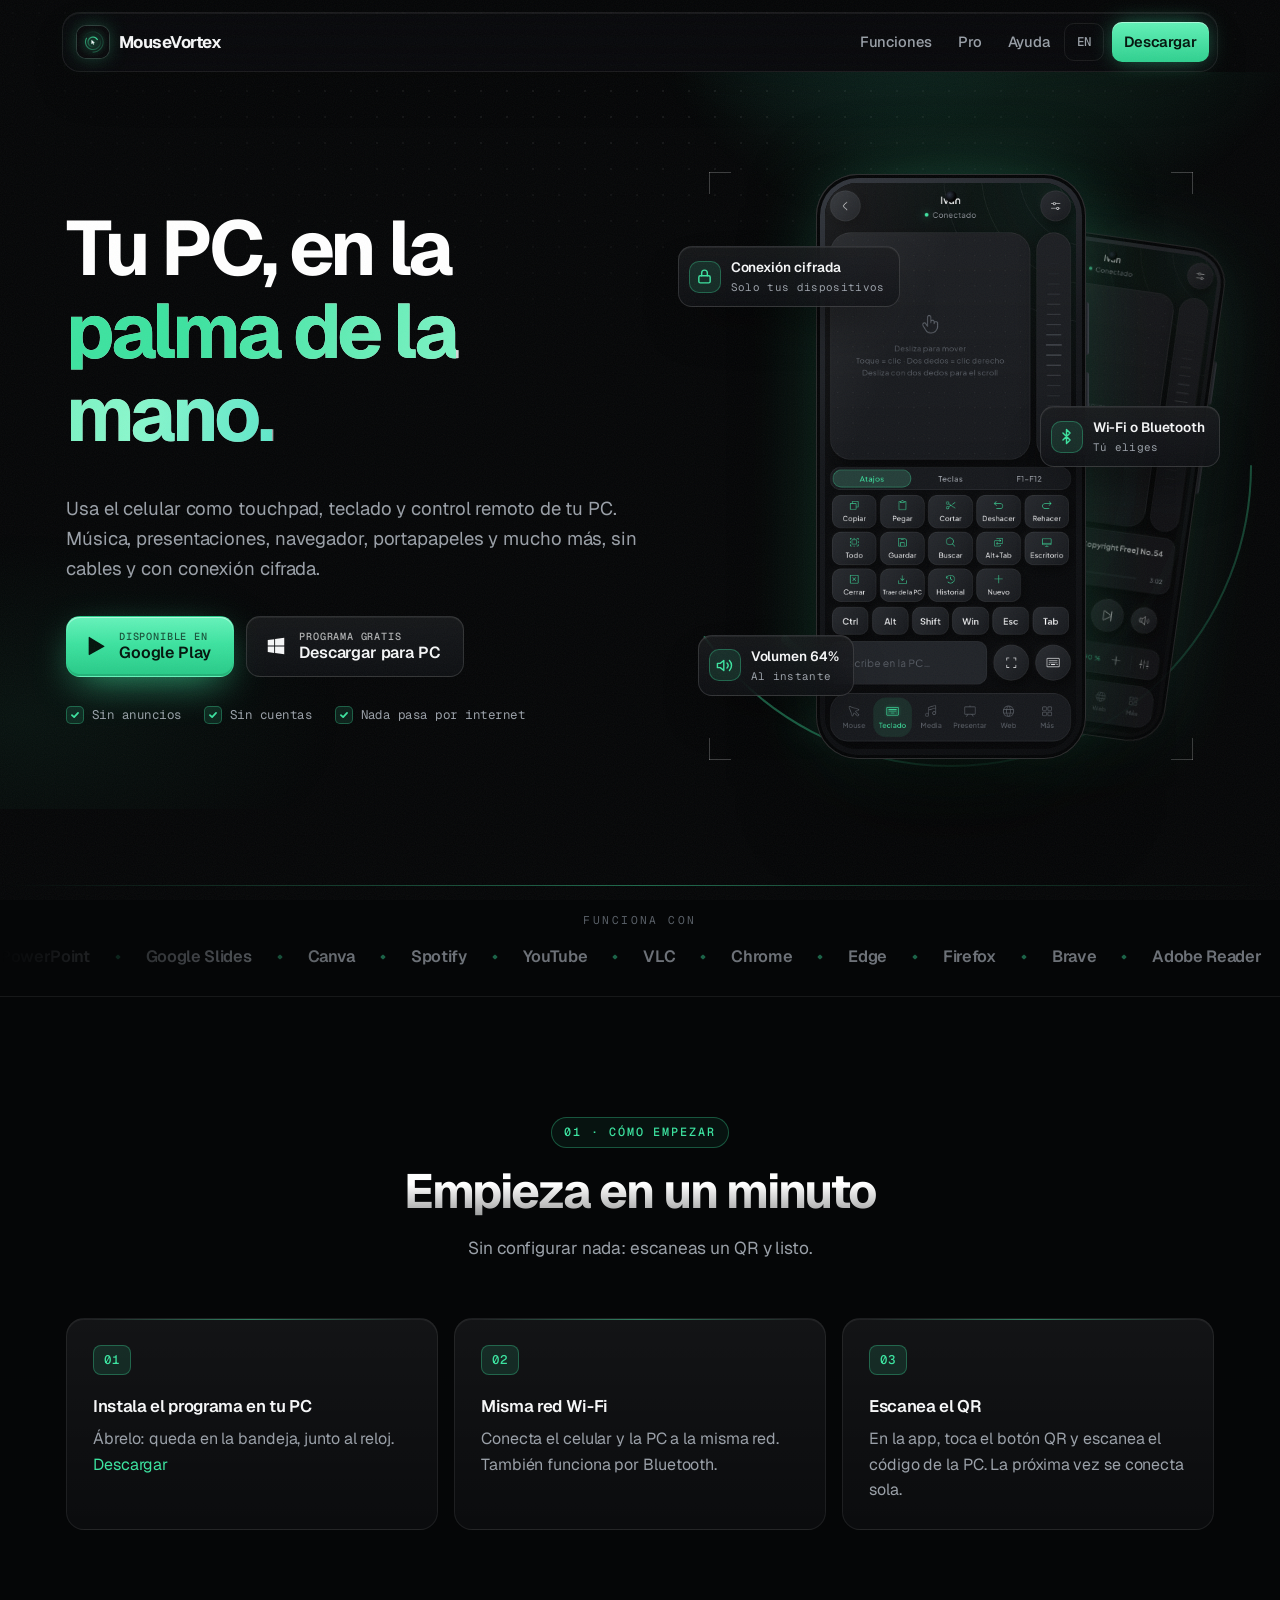
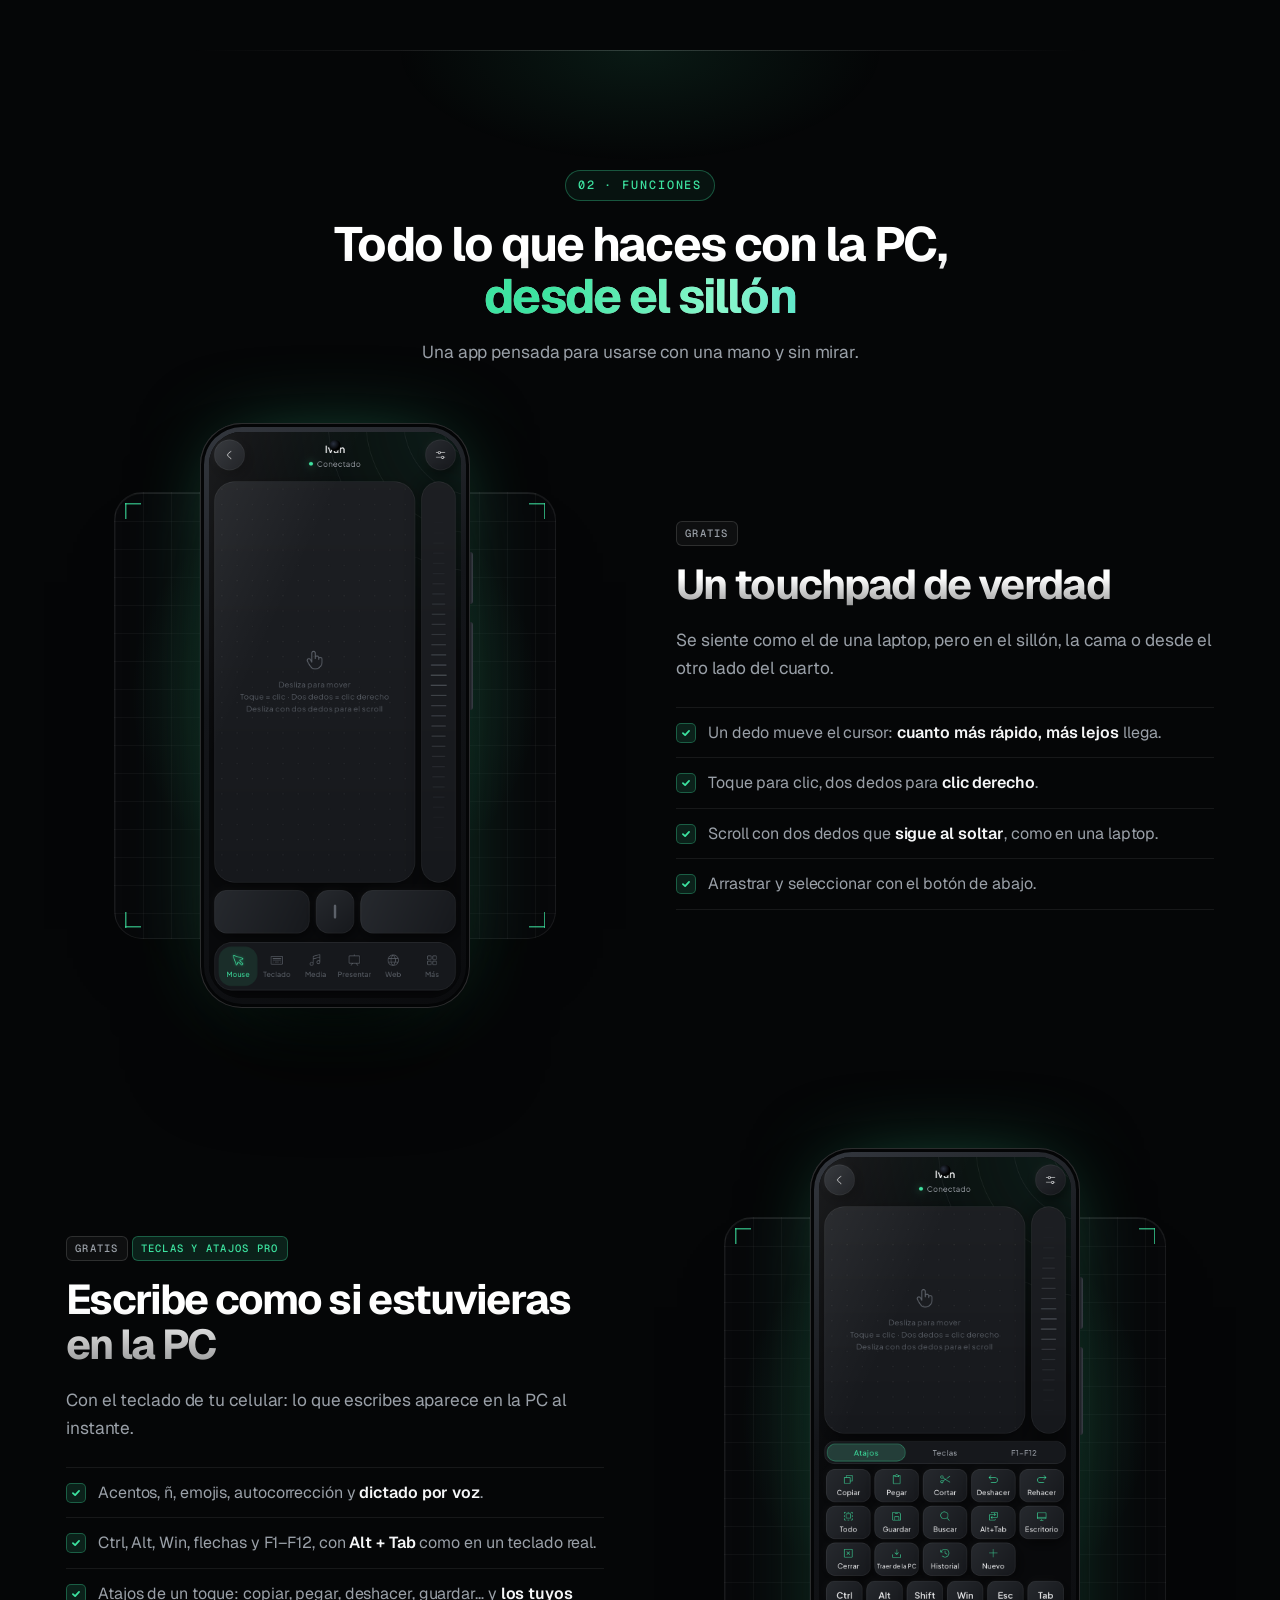
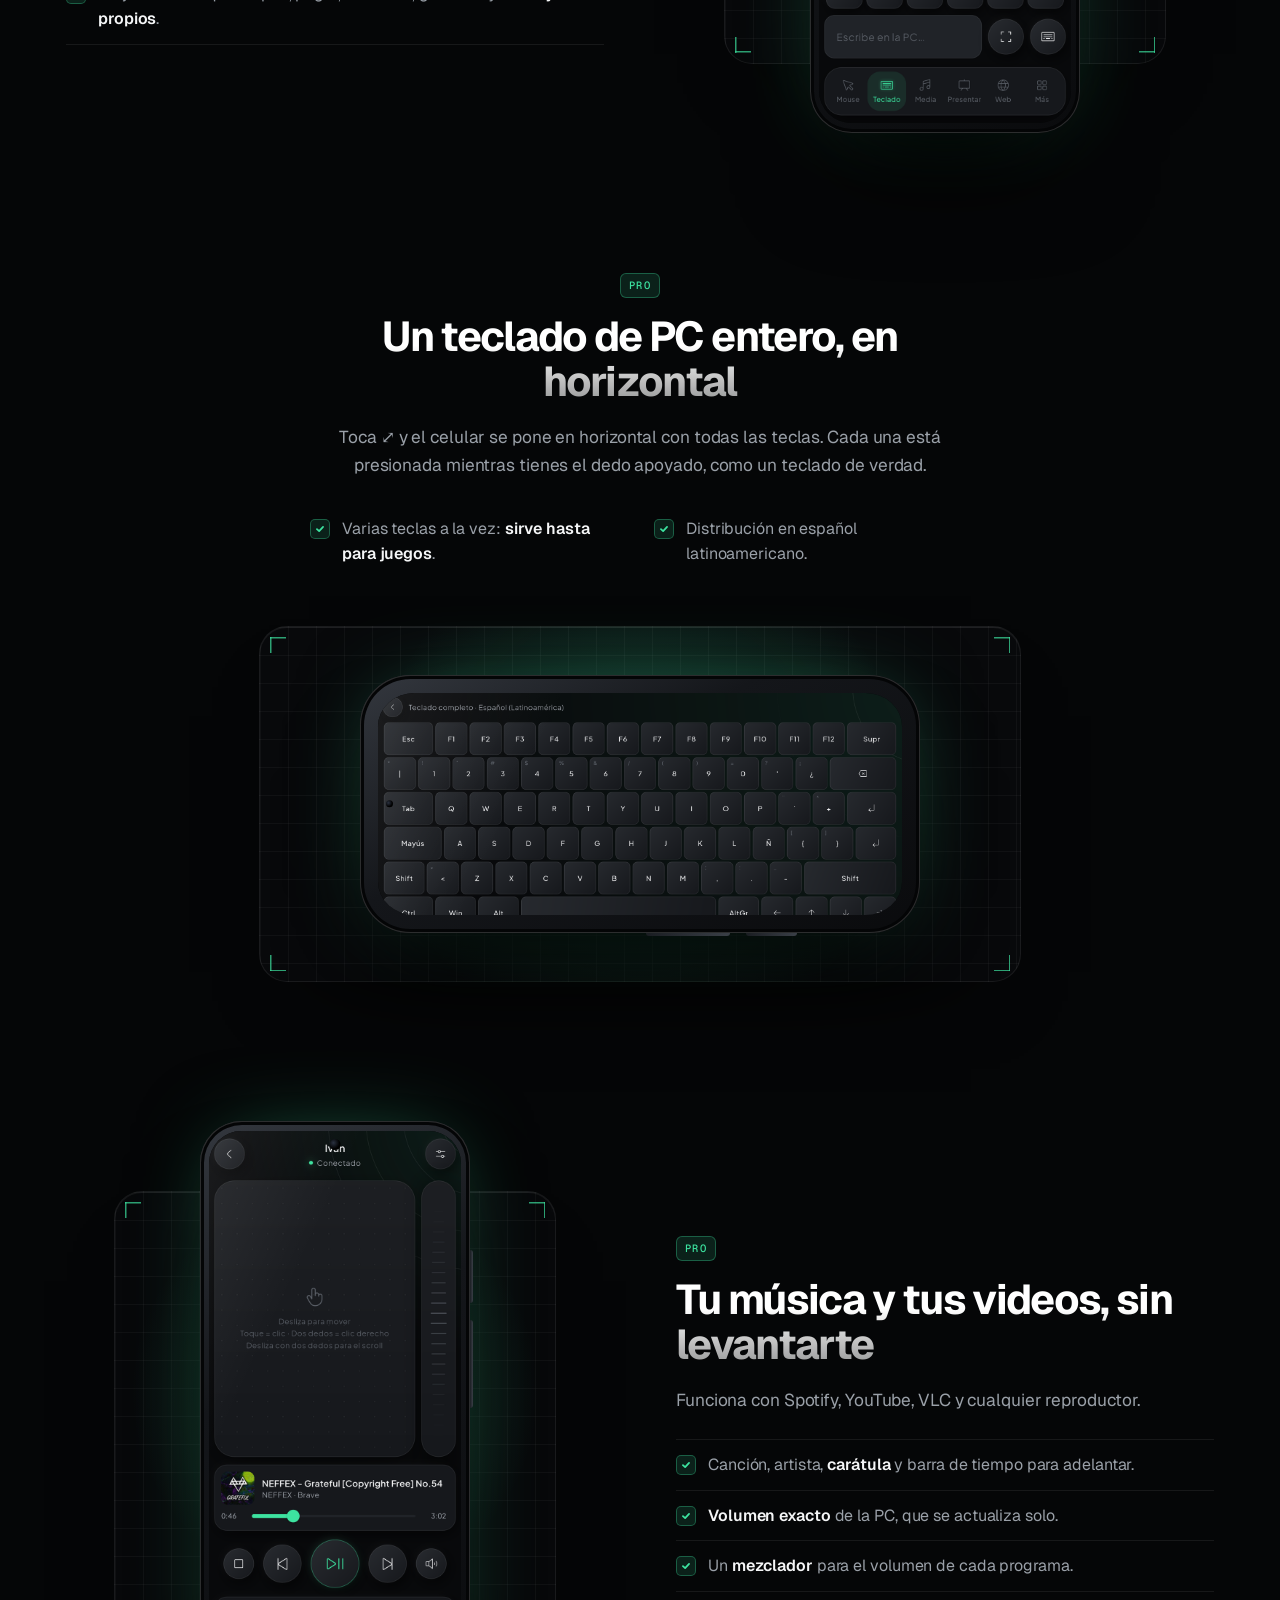
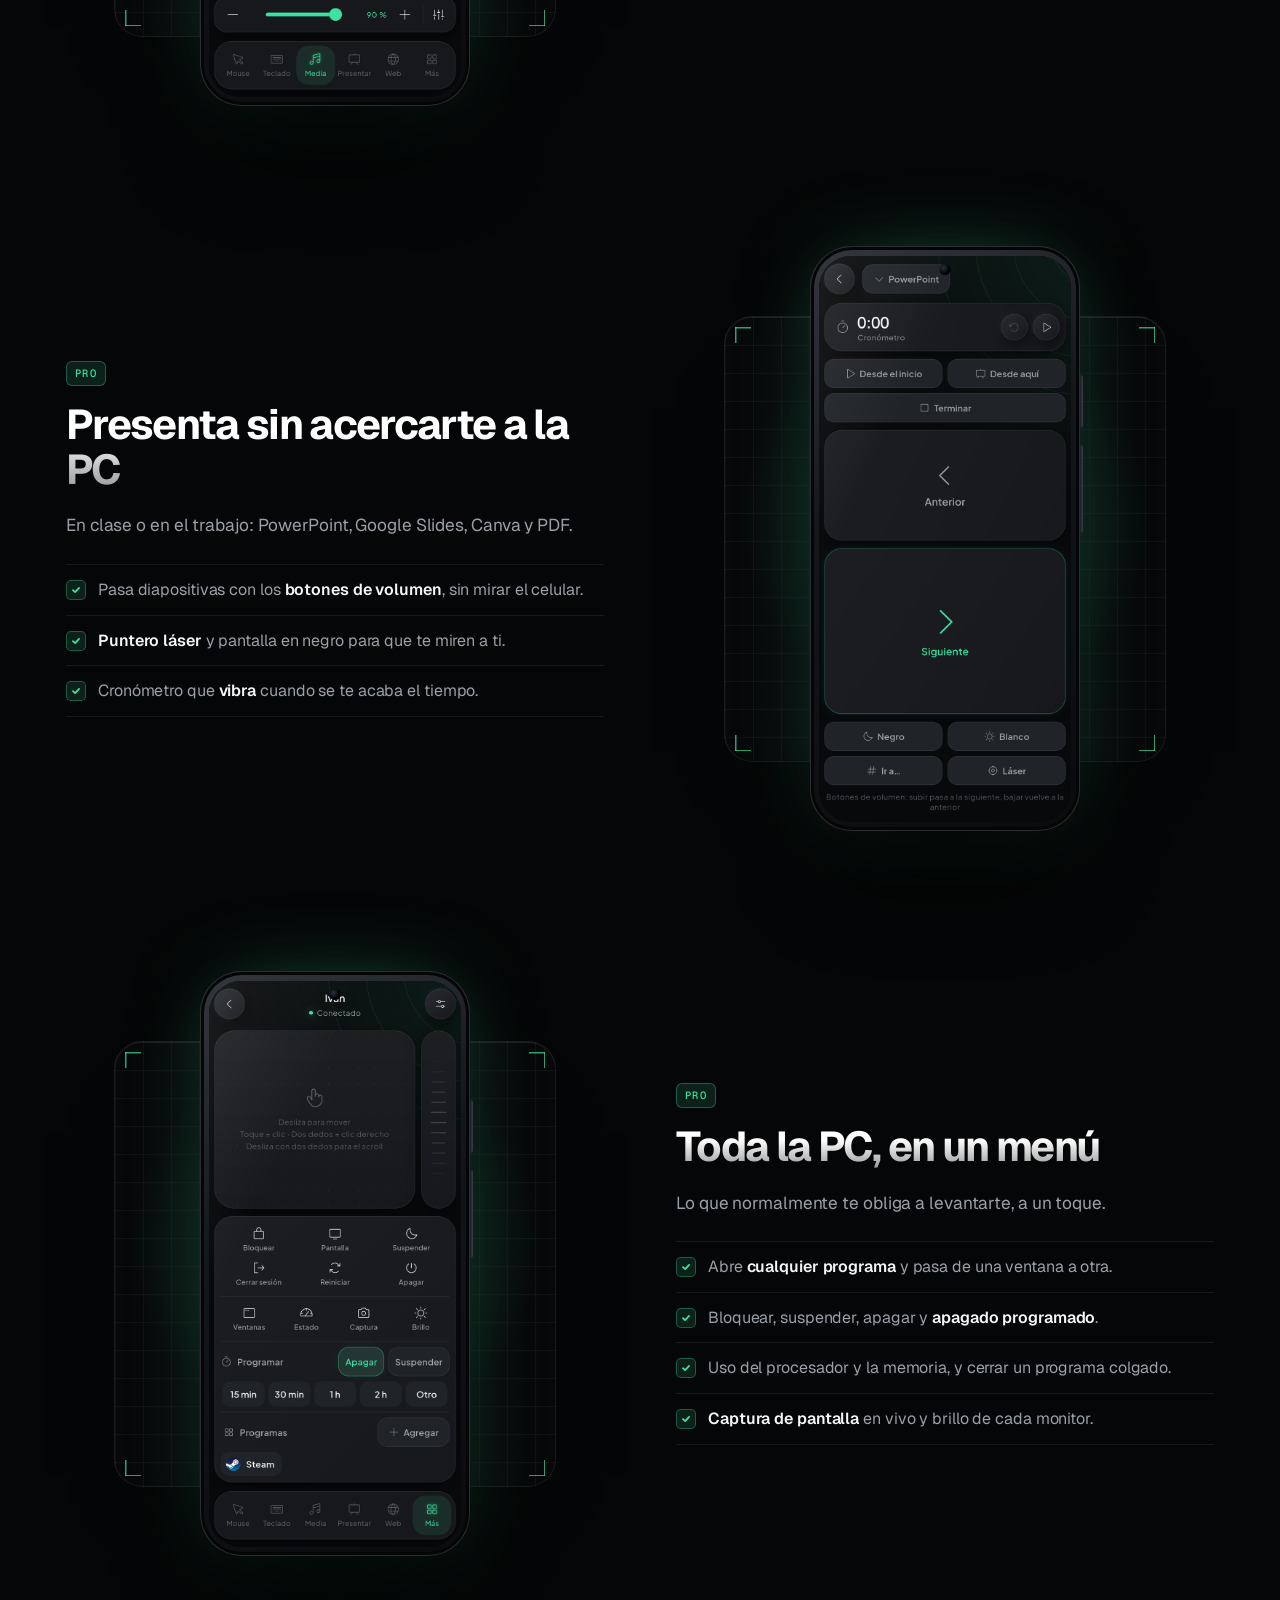
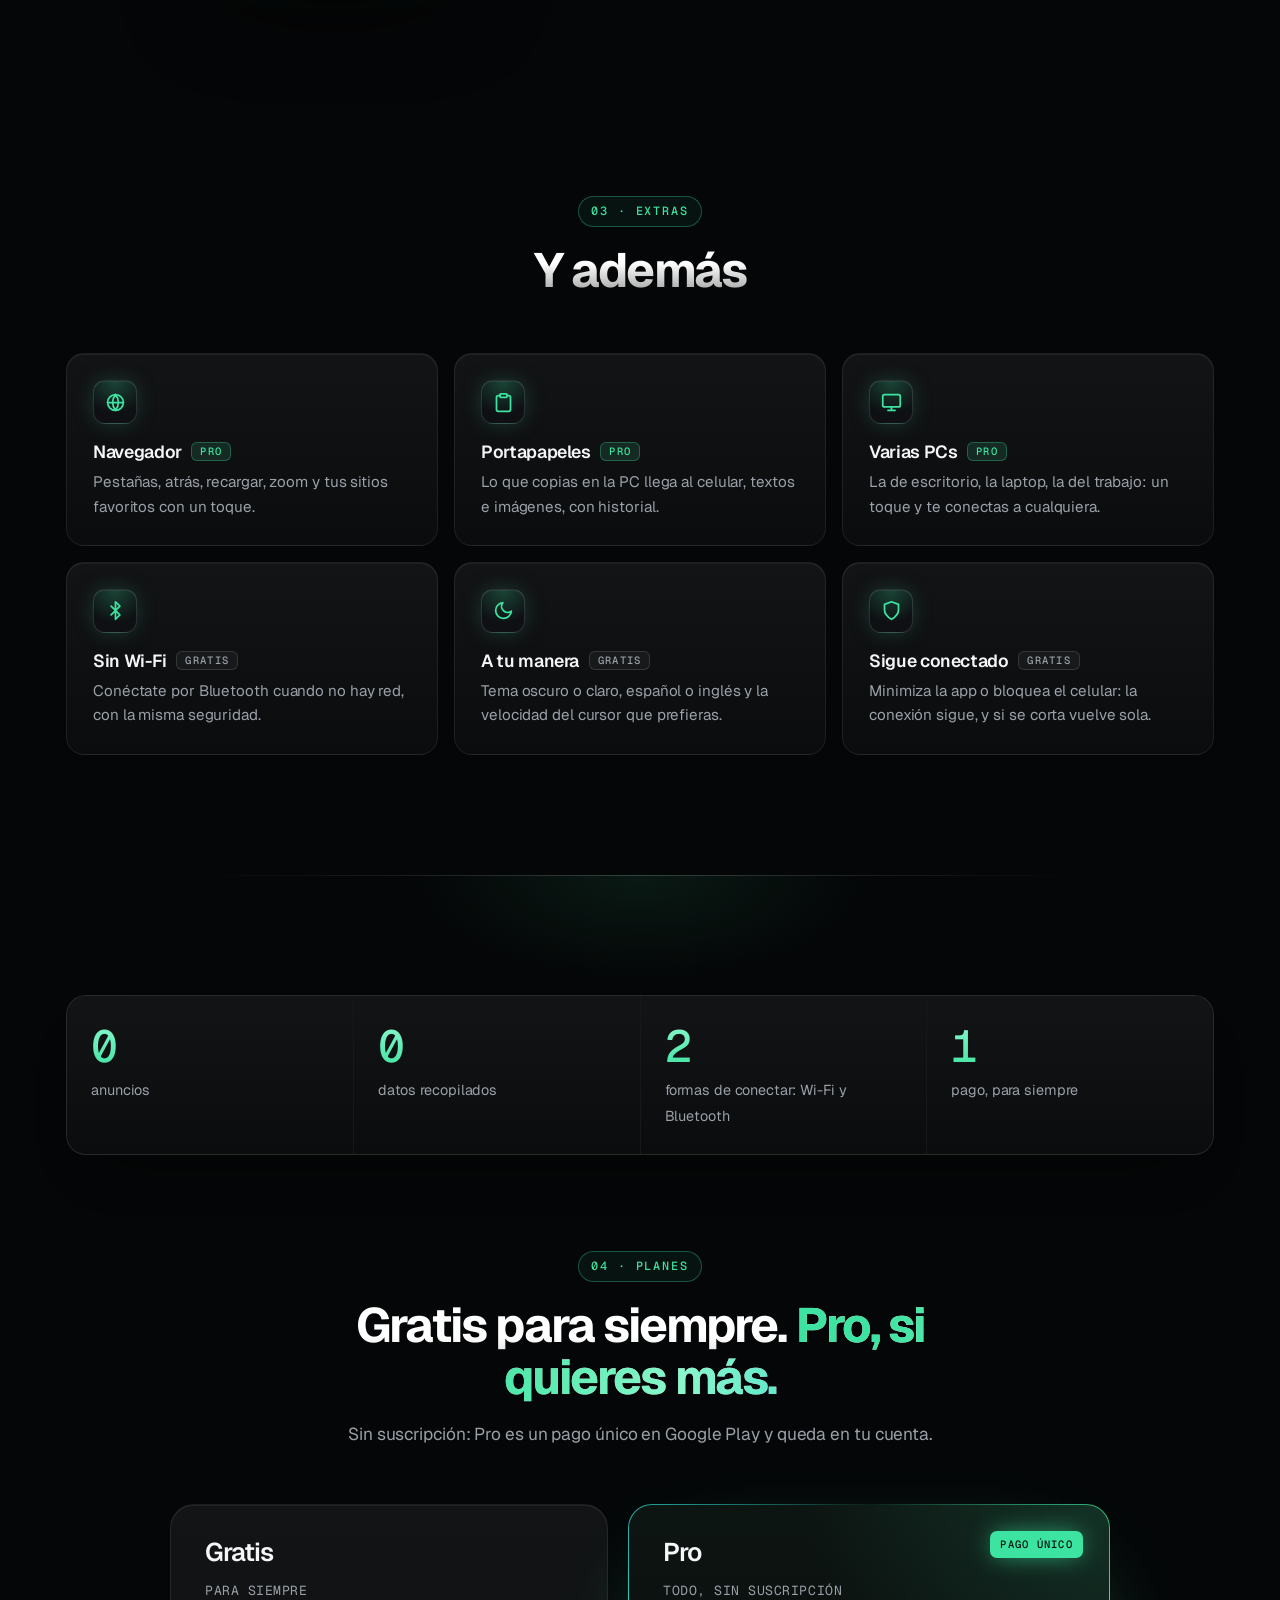
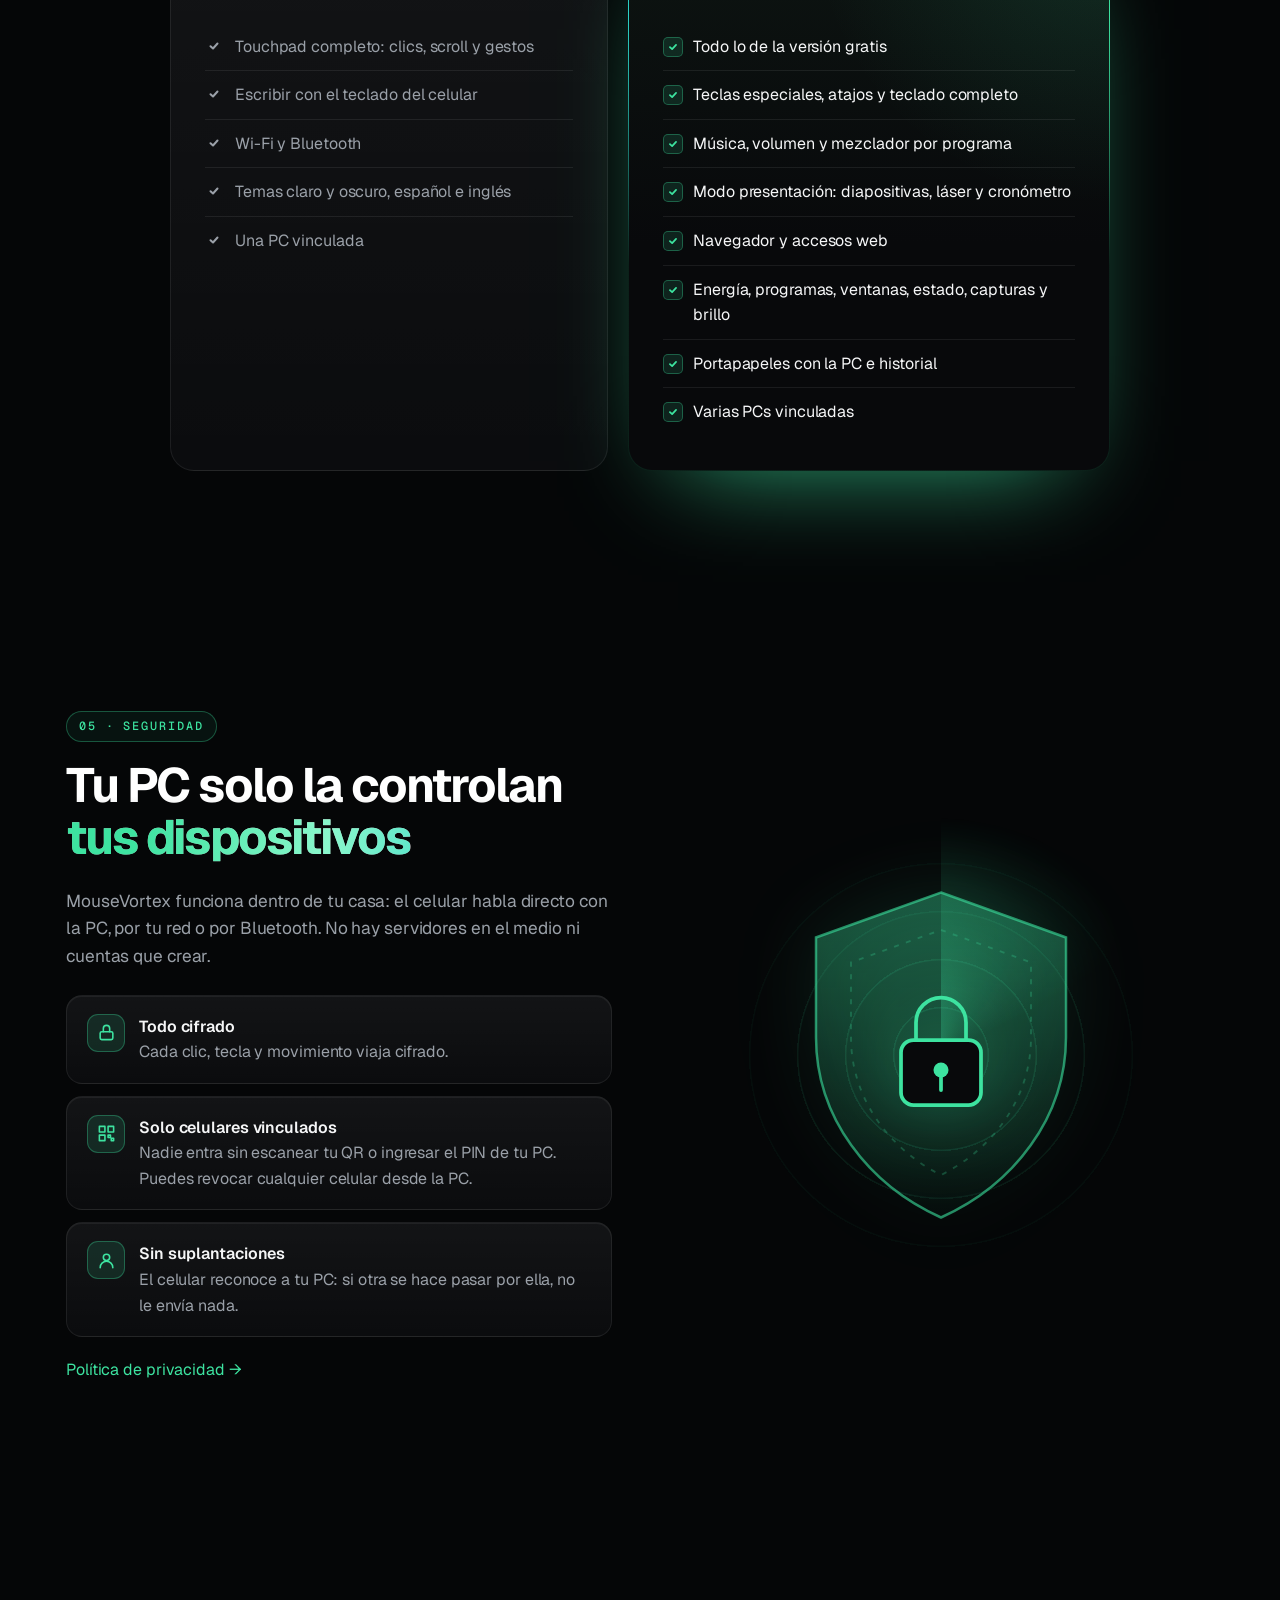
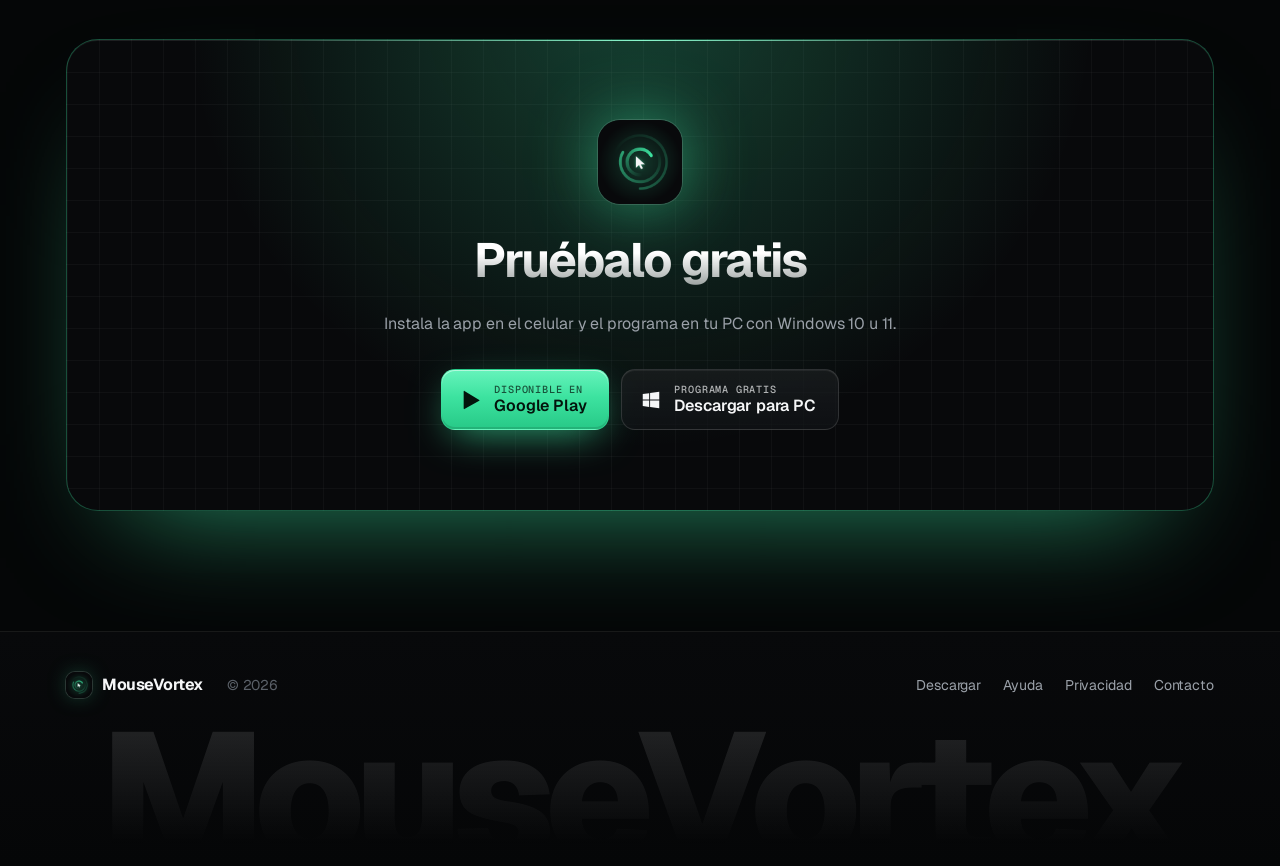
<file: index.html>
<!doctype html>
<html lang="es" class="no-js">
<head>
  <meta charset="utf-8">
  <meta name="viewport" content="width=device-width, initial-scale=1">
  <title>MouseVortex — Controla tu PC desde el celular</title>
  <meta name="description" content="Usa tu celular como touchpad, teclado y control remoto de tu PC. Música, presentaciones, navegador, apagado programado y más, sin cables y con conexión cifrada.">
  <meta name="theme-color" content="#050607">
  <meta property="og:title" content="MouseVortex — Tu PC, en la palma de la mano">
  <meta property="og:description" content="Touchpad, teclado, música, presentaciones y mucho más desde el celular. Sin cables y con conexión cifrada.">
  <meta property="og:image" content="img/icon.png">
  <link rel="icon" href="img/favicon.png">
  <link rel="alternate" hreflang="en" href="en/">
  <link rel="preconnect" href="https://fonts.googleapis.com">
  <link rel="preconnect" href="https://fonts.gstatic.com" crossorigin>
  <link href="https://fonts.googleapis.com/css2?family=Geist:wght@400;500;600;700;800&family=Geist+Mono:wght@400;500;600&display=swap" rel="stylesheet">
  <link rel="stylesheet" href="style.css">
  <script>
    document.documentElement.className = "";
    // Si falta una captura, se ve la pantalla dibujada que hay debajo.
    function vxShot(img) {
      var fallback = img.getAttribute("data-fallback");
      if (fallback) { img.removeAttribute("data-fallback"); img.src = fallback; return; }
      var target = img.getAttribute("data-remove");
      (target ? img.closest(target) : img).remove();
    }
  </script>
  <script src="site.js" defer></script>
</head>
<body>
  <header class="top">
    <div class="wrap">
      <a class="brand" href="./"><img src="img/icon.png" alt=""><span>MouseVortex</span></a>
      <nav class="nav">
        <a class="hide-sm" href="#funciones">Funciones</a>
        <a class="hide-sm" href="#pro">Pro</a>
        <a href="ayuda.html">Ayuda</a>
        <a class="lang" href="en/" lang="en">EN</a>
        <a class="get" href="descargar.html">Descargar</a>
      </nav>
    </div>
  </header>

  <main>
    <div class="hero">
      <div class="wrap">
        <div>
          <h1 class="reveal d1">Tu PC, en la <span class="glow-text">palma de la mano.</span></h1>
          <p class="lead reveal d2">Usa el celular como touchpad, teclado y control remoto de tu PC. Música, presentaciones, navegador, portapapeles y mucho más, sin cables y con conexión cifrada.</p>
          <div class="actions reveal d2">
            <a class="btn primary" href="https://play.google.com/store/apps/details?id=com.mousevortex.app">
              <svg viewBox="0 0 24 24" fill="currentColor" aria-hidden="true"><path d="M4 2.6v18.8c0 .4.4.7.8.5L21 12.9c.4-.2.4-.8 0-1L4.8 2.1c-.4-.2-.8.1-.8.5z"/></svg>
              <span class="label"><small>Disponible en</small>Google Play</span>
            </a>
            <a class="btn" href="descargar.html">
              <svg viewBox="0 0 24 24" fill="currentColor" aria-hidden="true"><path d="M3 5.5 10 4.5v7H3zM11 4.3 21 3v8.5H11zM3 12.5h7v7l-7-1zM11 12.5h10V21l-10-1.4z"/></svg>
              <span class="label"><small>Programa gratis</small>Descargar para PC</span>
            </a>
          </div>
          <div class="badges reveal d2">
            <span>Sin anuncios</span>
            <span>Sin cuentas</span>
            <span>Nada pasa por internet</span>
          </div>
        </div>

        <div class="hero-visual">
          <svg class="rings" viewBox="0 0 640 640" aria-hidden="true">
            <defs>
              <linearGradient id="rg" x1="0" y1="0" x2="1" y2="1">
                <stop offset="0" stop-color="#3de3a0" stop-opacity="0"/>
                <stop offset="0.5" stop-color="#3de3a0" stop-opacity="0.6"/>
                <stop offset="1" stop-color="#3de3a0" stop-opacity="0.05"/>
              </linearGradient>
            </defs>
            <circle class="r1" cx="320" cy="320" r="300" stroke="url(#rg)" stroke-width="2" stroke-dasharray="760 1125"/>
            <circle class="r2" cx="320" cy="320" r="240" stroke="url(#rg)" stroke-width="8" stroke-dasharray="560 948" opacity="0.5"/>
            <circle class="r3" cx="320" cy="320" r="180" stroke="url(#rg)" stroke-width="14" stroke-dasharray="330 801" opacity="0.35"/>
          </svg>

          <div class="stack">
            <div class="device back" aria-hidden="true">
              <div class="device-screen">
                <div class="mock"><div class="status"><i></i>Reproduciendo</div><div class="pad"></div><div class="dock"><span></span><span class="on"></span><span></span><span></span><span></span></div></div>
                <img class="shot" src="img/capturas/es/multimedia.png" alt="" onerror="vxShot(this)">
              </div>
            </div>
            <div class="device front">
              <div class="device-screen">
                <div class="mock"><div class="status"><i></i>Conectado a Mi PC</div><div class="pad"><div class="trail"></div><div class="bar"></div></div><div class="clicks"><span></span><span></span><span></span></div><div class="dock"><span class="on"></span><span></span><span></span><span></span><span></span></div></div>
                <img class="shot" src="img/capturas/es/teclado.png" alt="MouseVortex en el celular: touchpad, atajos y teclado" onerror="vxShot(this)">
              </div>
            </div>
          </div>

          <div class="chip c1"><span class="dot"><svg viewBox="0 0 24 24" fill="none" stroke="currentColor" stroke-width="2" stroke-linecap="round" stroke-linejoin="round"><rect x="4" y="11" width="16" height="10" rx="2"/><path d="M8 11V7a4 4 0 0 1 8 0v4"/></svg></span><span>Conexión cifrada<small>Solo tus dispositivos</small></span></div>
          <div class="chip c2"><span class="dot"><svg viewBox="0 0 24 24" fill="none" stroke="currentColor" stroke-width="2" stroke-linecap="round" stroke-linejoin="round"><path d="m7 7 10 10-5 5V2l5 5L7 17"/></svg></span><span>Wi-Fi o Bluetooth<small>Tú eliges</small></span></div>
          <div class="chip c3"><span class="dot"><svg viewBox="0 0 24 24" fill="none" stroke="currentColor" stroke-width="2" stroke-linecap="round" stroke-linejoin="round"><path d="M11 5 6 9H2v6h4l5 4z"/><path d="M15.5 8.5a5 5 0 0 1 0 7M19 5a10 10 0 0 1 0 14"/></svg></span><span>Volumen 64%<small>Al instante</small></span></div>
        </div>
      </div>
    </div>

    <div class="marquee" aria-label="Funciona con">
      <p>Funciona con</p>
      <div class="marquee-track">
        <span>PowerPoint</span><span>Google Slides</span><span>Canva</span><span>Spotify</span><span>YouTube</span><span>VLC</span><span>Chrome</span><span>Edge</span><span>Firefox</span><span>Brave</span><span>Adobe Reader</span><span>Windows 10 y 11</span>
        <span aria-hidden="true">PowerPoint</span><span aria-hidden="true">Google Slides</span><span aria-hidden="true">Canva</span><span aria-hidden="true">Spotify</span><span aria-hidden="true">YouTube</span><span aria-hidden="true">VLC</span><span aria-hidden="true">Chrome</span><span aria-hidden="true">Edge</span><span aria-hidden="true">Firefox</span><span aria-hidden="true">Brave</span><span aria-hidden="true">Adobe Reader</span><span aria-hidden="true">Windows 10 y 11</span>
      </div>
    </div>

    <section>
      <div class="wrap">
        <div class="section-head center reveal" data-kicker="01 · Cómo empezar">
          <h2>Empieza en un minuto</h2>
          <p>Sin configurar nada: escaneas un QR y listo.</p>
        </div>
        <ol class="steps">
          <li class="reveal"><strong>Instala el programa en tu PC</strong>Ábrelo: queda en la bandeja, junto al reloj. <a href="descargar.html">Descargar</a></li>
          <li class="reveal d1"><strong>Misma red Wi-Fi</strong>Conecta el celular y la PC a la misma red. También funciona por Bluetooth.</li>
          <li class="reveal d2"><strong>Escanea el QR</strong>En la app, toca el botón QR y escanea el código de la PC. La próxima vez se conecta sola.</li>
        </ol>
      </div>
    </section>

    <section class="alt" id="funciones">
      <div class="wrap">
        <div class="section-head center reveal" data-kicker="02 · Funciones">
          <h2>Todo lo que haces con la PC, <span class="glow-text">desde el sillón</span></h2>
          <p>Una app pensada para usarse con una mano y sin mirar.</p>
        </div>

        <div class="showcase">
          <div class="feature">
            <div class="feature-media reveal">
              <div class="device">
                <div class="device-screen">
                  <div class="mock"><div class="status"><i></i>Conectado a Mi PC</div><div class="pad"><div class="trail"></div><div class="bar"></div></div><div class="clicks"><span></span><span></span><span></span></div><div class="dock"><span class="on"></span><span></span><span></span><span></span><span></span></div></div>
                  <img class="shot" src="img/capturas/es/touchpad.png" alt="Pantalla del touchpad" loading="lazy" onerror="vxShot(this)">
                </div>
              </div>
            </div>
            <div class="feature-text reveal d1">
              <span class="tag free">GRATIS</span>
              <h2>Un touchpad de verdad</h2>
              <p>Se siente como el de una laptop, pero en el sillón, la cama o desde el otro lado del cuarto.</p>
              <ul>
                <li><span>Un dedo mueve el cursor: <strong>cuanto más rápido, más lejos</strong> llega.</span></li>
                <li><span>Toque para clic, dos dedos para <strong>clic derecho</strong>.</span></li>
                <li><span>Scroll con dos dedos que <strong>sigue al soltar</strong>, como en una laptop.</span></li>
                <li><span>Arrastrar y seleccionar con el botón de abajo.</span></li>
              </ul>
            </div>
          </div>

          <div class="feature flip">
            <div class="feature-media reveal">
              <div class="device">
                <div class="device-screen">
                  <div class="mock keys"><div class="status"><i></i>Teclado</div><div class="pad"><div class="trail"></div></div><div class="kb"><span></span><span></span><span></span><span></span><span></span><span></span><span></span><span></span><span></span><span></span><span></span><span></span><span></span><span></span><span></span><span></span><span></span><span></span><span></span><span></span><span></span><span></span><span></span><span></span><span></span><span></span><span></span><span></span><span></span><span></span></div></div>
                  <img class="shot" src="img/capturas/es/teclado.png" alt="Menú Teclado con teclas especiales y atajos" loading="lazy" onerror="vxShot(this)">
                </div>
              </div>
            </div>
            <div class="feature-text reveal d1">
              <span class="tag free">GRATIS</span> <span class="tag pro">TECLAS Y ATAJOS PRO</span>
              <h2>Escribe como si estuvieras en la PC</h2>
              <p>Con el teclado de tu celular: lo que escribes aparece en la PC al instante.</p>
              <ul>
                <li><span>Acentos, ñ, emojis, autocorrección y <strong>dictado por voz</strong>.</span></li>
                <li><span>Ctrl, Alt, Win, flechas y F1–F12, con <strong>Alt + Tab</strong> como en un teclado real.</span></li>
                <li><span>Atajos de un toque: copiar, pegar, deshacer, guardar… y <strong>los tuyos propios</strong>.</span></li>
              </ul>
            </div>
          </div>

          <div class="feature wide">
            <div class="feature-text reveal">
              <span class="tag pro">PRO</span>
              <h2>Un teclado de PC entero, en horizontal</h2>
              <p>Toca ⤢ y el celular se pone en horizontal con todas las teclas. Cada una está presionada mientras tienes el dedo apoyado, como un teclado de verdad.</p>
              <ul>
                <li><span>Varias teclas a la vez: <strong>sirve hasta para juegos</strong>.</span></li>
                <li><span>Distribución en español latinoamericano.</span></li>
              </ul>
            </div>
            <div class="feature-media reveal d1">
              <div class="device landscape">
                <div class="device-screen">
                  <div class="mock wide"><div class="kb"><span></span><span></span><span></span><span></span><span></span><span></span><span></span><span></span><span></span><span></span><span></span><span></span><span></span><span></span><span></span><span></span><span></span><span></span><span></span><span></span><span></span><span></span><span></span><span></span><span></span><span></span><span></span><span></span><span></span><span></span><span></span><span></span><span></span><span></span><span></span><span></span><span></span><span></span><span></span><span></span><span></span><span></span><span></span><span></span><span></span><span></span><span></span><span></span><span></span><span></span><span></span><span></span><span></span><span></span><span></span><span></span><span></span><span></span><span></span><span></span><span></span><span></span><span></span><span></span><span></span><span></span><span></span><span></span><span></span><span></span><span></span><span></span><span></span><span></span><span></span></div></div>
                  <img class="shot" src="img/capturas/es/teclado-completo.png" alt="Teclado completo en horizontal" loading="lazy" onerror="vxShot(this)">
                </div>
              </div>
            </div>
          </div>

          <div class="feature">
            <div class="feature-media reveal">
              <div class="device">
                <div class="device-screen">
                  <div class="mock"><div class="status"><i></i>Reproduciendo</div><div class="pad"></div><div class="dock"><span></span><span class="on"></span><span></span><span></span><span></span></div></div>
                  <img class="shot" src="img/capturas/es/multimedia.png" alt="Menú Multimedia con la canción que suena" loading="lazy" onerror="vxShot(this)">
                </div>
              </div>
            </div>
            <div class="feature-text reveal d1">
              <span class="tag pro">PRO</span>
              <h2>Tu música y tus videos, sin levantarte</h2>
              <p>Funciona con Spotify, YouTube, VLC y cualquier reproductor.</p>
              <ul>
                <li><span>Canción, artista, <strong>carátula</strong> y barra de tiempo para adelantar.</span></li>
                <li><span><strong>Volumen exacto</strong> de la PC, que se actualiza solo.</span></li>
                <li><span>Un <strong>mezclador</strong> para el volumen de cada programa.</span></li>
              </ul>
            </div>
          </div>

          <div class="feature flip">
            <div class="feature-media reveal">
              <div class="device">
                <div class="device-screen">
                  <div class="mock"><div class="status"><i></i>Presentar</div><div class="pad"></div><div class="clicks"><span></span><span></span><span></span></div><div class="dock"><span></span><span></span><span></span><span></span><span class="on"></span></div></div>
                  <img class="shot" src="img/capturas/es/presentar.png" alt="Modo presentación" loading="lazy" onerror="vxShot(this)">
                </div>
              </div>
            </div>
            <div class="feature-text reveal d1">
              <span class="tag pro">PRO</span>
              <h2>Presenta sin acercarte a la PC</h2>
              <p>En clase o en el trabajo: PowerPoint, Google Slides, Canva y PDF.</p>
              <ul>
                <li><span>Pasa diapositivas con los <strong>botones de volumen</strong>, sin mirar el celular.</span></li>
                <li><span><strong>Puntero láser</strong> y pantalla en negro para que te miren a ti.</span></li>
                <li><span>Cronómetro que <strong>vibra</strong> cuando se te acaba el tiempo.</span></li>
              </ul>
            </div>
          </div>

          <div class="feature">
            <div class="feature-media reveal">
              <div class="device">
                <div class="device-screen">
                  <div class="mock"><div class="status"><i></i>Más</div><div class="pad"></div><div class="dock"><span></span><span></span><span></span><span class="on"></span><span></span></div></div>
                  <img class="shot" src="img/capturas/es/mas.png" alt="Menú Más con energía, programas y ventanas" loading="lazy" onerror="vxShot(this)">
                </div>
              </div>
            </div>
            <div class="feature-text reveal d1">
              <span class="tag pro">PRO</span>
              <h2>Toda la PC, en un menú</h2>
              <p>Lo que normalmente te obliga a levantarte, a un toque.</p>
              <ul>
                <li><span>Abre <strong>cualquier programa</strong> y pasa de una ventana a otra.</span></li>
                <li><span>Bloquear, suspender, apagar y <strong>apagado programado</strong>.</span></li>
                <li><span>Uso del procesador y la memoria, y cerrar un programa colgado.</span></li>
                <li><span><strong>Captura de pantalla</strong> en vivo y brillo de cada monitor.</span></li>
              </ul>
            </div>
          </div>
        </div>
      </div>
    </section>

    <section>
      <div class="wrap">
        <div class="section-head center reveal" data-kicker="03 · Extras">
          <h2>Y además</h2>
        </div>
        <div class="grid">
          <div class="card reveal">
            <div class="icon"><svg viewBox="0 0 24 24" fill="none" stroke="currentColor" stroke-width="2" stroke-linecap="round" stroke-linejoin="round"><circle cx="12" cy="12" r="9"/><path d="M3 12h18M12 3a14 14 0 0 1 0 18M12 3a14 14 0 0 0 0 18"/></svg></div>
            <h3>Navegador <span class="tag pro">PRO</span></h3>
            <p>Pestañas, atrás, recargar, zoom y tus sitios favoritos con un toque.</p>
          </div>
          <div class="card reveal d1">
            <div class="icon"><svg viewBox="0 0 24 24" fill="none" stroke="currentColor" stroke-width="2" stroke-linecap="round" stroke-linejoin="round"><rect x="8" y="2" width="8" height="4" rx="1"/><path d="M16 4h2a2 2 0 0 1 2 2v14a2 2 0 0 1-2 2H6a2 2 0 0 1-2-2V6a2 2 0 0 1 2-2h2"/></svg></div>
            <h3>Portapapeles <span class="tag pro">PRO</span></h3>
            <p>Lo que copias en la PC llega al celular, textos e imágenes, con historial.</p>
          </div>
          <div class="card reveal d2">
            <div class="icon"><svg viewBox="0 0 24 24" fill="none" stroke="currentColor" stroke-width="2" stroke-linecap="round" stroke-linejoin="round"><rect x="2" y="3" width="20" height="14" rx="2"/><path d="M8 21h8M12 17v4"/></svg></div>
            <h3>Varias PCs <span class="tag pro">PRO</span></h3>
            <p>La de escritorio, la laptop, la del trabajo: un toque y te conectas a cualquiera.</p>
          </div>
          <div class="card reveal">
            <div class="icon"><svg viewBox="0 0 24 24" fill="none" stroke="currentColor" stroke-width="2" stroke-linecap="round" stroke-linejoin="round"><path d="m7 7 10 10-5 5V2l5 5L7 17"/></svg></div>
            <h3>Sin Wi-Fi <span class="tag free">GRATIS</span></h3>
            <p>Conéctate por Bluetooth cuando no hay red, con la misma seguridad.</p>
          </div>
          <div class="card reveal d1">
            <div class="icon"><svg viewBox="0 0 24 24" fill="none" stroke="currentColor" stroke-width="2" stroke-linecap="round" stroke-linejoin="round"><path d="M21 12.8A9 9 0 1 1 11.2 3a7 7 0 0 0 9.8 9.8z"/></svg></div>
            <h3>A tu manera <span class="tag free">GRATIS</span></h3>
            <p>Tema oscuro o claro, español o inglés y la velocidad del cursor que prefieras.</p>
          </div>
          <div class="card reveal d2">
            <div class="icon"><svg viewBox="0 0 24 24" fill="none" stroke="currentColor" stroke-width="2" stroke-linecap="round" stroke-linejoin="round"><path d="M12 22c5-3 8-6.5 8-11V5l-8-3-8 3v6c0 4.5 3 8 8 11z"/></svg></div>
            <h3>Sigue conectado <span class="tag free">GRATIS</span></h3>
            <p>Minimiza la app o bloquea el celular: la conexión sigue, y si se corta vuelve sola.</p>
          </div>
        </div>
      </div>
    </section>

    <section class="alt" id="pro">
      <div class="wrap">
        <div class="stats reveal" style="margin-bottom: 96px">
          <div class="stat"><b>0</b><span>anuncios</span></div>
          <div class="stat"><b>0</b><span>datos recopilados</span></div>
          <div class="stat"><b>2</b><span>formas de conectar: Wi-Fi y Bluetooth</span></div>
          <div class="stat"><b>1</b><span>pago, para siempre</span></div>
        </div>

        <div class="section-head center reveal" data-kicker="04 · Planes">
          <h2>Gratis para siempre. <span class="glow-text">Pro, si quieres más.</span></h2>
          <p>Sin suscripción: Pro es un pago único en Google Play y queda en tu cuenta.</p>
        </div>
        <div class="plans">
          <div class="plan reveal">
            <h3>Gratis</h3>
            <p class="price">Para siempre</p>
            <ul>
              <li>Touchpad completo: clics, scroll y gestos</li>
              <li>Escribir con el teclado del celular</li>
              <li>Wi-Fi y Bluetooth</li>
              <li>Temas claro y oscuro, español e inglés</li>
              <li>Una PC vinculada</li>
            </ul>
          </div>
          <div class="plan pro reveal d1">
            <span class="ribbon">PAGO ÚNICO</span>
            <h3>Pro</h3>
            <p class="price">Todo, sin suscripción</p>
            <ul>
              <li>Todo lo de la versión gratis</li>
              <li>Teclas especiales, atajos y teclado completo</li>
              <li>Música, volumen y mezclador por programa</li>
              <li>Modo presentación: diapositivas, láser y cronómetro</li>
              <li>Navegador y accesos web</li>
              <li>Energía, programas, ventanas, estado, capturas y brillo</li>
              <li>Portapapeles con la PC e historial</li>
              <li>Varias PCs vinculadas</li>
            </ul>
          </div>
        </div>
      </div>
    </section>

    <section>
      <div class="wrap split">
        <div class="reveal" data-kicker="05 · Seguridad">
          <h2>Tu PC solo la controlan <span class="glow-text">tus dispositivos</span></h2>
          <p style="color: var(--text-2); font-size: 1.08rem">MouseVortex funciona dentro de tu casa: el celular habla directo con la PC, por tu red o por Bluetooth. No hay servidores en el medio ni cuentas que crear.</p>
          <ul class="checks" style="margin-top: 24px">
            <li><span class="icon"><svg viewBox="0 0 24 24" fill="none" stroke="currentColor" stroke-width="2" stroke-linecap="round" stroke-linejoin="round"><rect x="4" y="11" width="16" height="10" rx="2"/><path d="M8 11V7a4 4 0 0 1 8 0v4"/></svg></span><span><strong>Todo cifrado</strong>Cada clic, tecla y movimiento viaja cifrado.</span></li>
            <li><span class="icon"><svg viewBox="0 0 24 24" fill="none" stroke="currentColor" stroke-width="2" stroke-linecap="round" stroke-linejoin="round"><rect x="3" y="3" width="7" height="7"/><rect x="14" y="3" width="7" height="7"/><rect x="3" y="14" width="7" height="7"/><path d="M14 14h3v3h-3zM18 18h3v3h-3z"/></svg></span><span><strong>Solo celulares vinculados</strong>Nadie entra sin escanear tu QR o ingresar el PIN de tu PC. Puedes revocar cualquier celular desde la PC.</span></li>
            <li><span class="icon"><svg viewBox="0 0 24 24" fill="none" stroke="currentColor" stroke-width="2" stroke-linecap="round" stroke-linejoin="round"><circle cx="12" cy="8" r="4"/><path d="M4 21a8 8 0 0 1 16 0"/></svg></span><span><strong>Sin suplantaciones</strong>El celular reconoce a tu PC: si otra se hace pasar por ella, no le envía nada.</span></li>
          </ul>
          <p style="margin-top: 20px"><a href="privacidad.html">Política de privacidad →</a></p>
        </div>
        <div class="shield reveal d1" aria-hidden="true">
          <svg viewBox="0 0 240 280">
            <defs>
              <linearGradient id="sg" x1="0" y1="0" x2="0" y2="1">
                <stop offset="0" stop-color="#3de3a0" stop-opacity="0.35"/>
                <stop offset="1" stop-color="#3de3a0" stop-opacity="0.02"/>
              </linearGradient>
            </defs>
            <path d="M120 10 220 46v80c0 64-42 118-100 144C62 244 20 190 20 126V46z" fill="url(#sg)" stroke="#3de3a0" stroke-opacity="0.6" stroke-width="2"/>
            <path d="M120 40 192 66v60c0 48-30 89-72 110-42-21-72-62-72-110V66z" fill="none" stroke="#3de3a0" stroke-opacity="0.25" stroke-width="1.5" stroke-dasharray="4 6"/>
            <rect x="88" y="128" width="64" height="52" rx="10" fill="#08090b" stroke="#3de3a0" stroke-width="3"/>
            <path d="M100 128v-14a20 20 0 0 1 40 0v14" fill="none" stroke="#3de3a0" stroke-width="3" stroke-linecap="round"/>
            <circle cx="120" cy="152" r="6" fill="#3de3a0"/>
            <path d="M120 158v10" stroke="#3de3a0" stroke-width="3" stroke-linecap="round"/>
          </svg>
        </div>
      </div>
    </section>

    <section class="cta">
      <div class="wrap">
        <div class="box reveal">
          <img src="img/icon.png" alt="">
          <h2>Pruébalo gratis</h2>
          <p>Instala la app en el celular y el programa en tu PC con Windows 10 u 11.</p>
          <div class="actions">
            <a class="btn primary" href="https://play.google.com/store/apps/details?id=com.mousevortex.app">
              <svg viewBox="0 0 24 24" fill="currentColor" aria-hidden="true"><path d="M4 2.6v18.8c0 .4.4.7.8.5L21 12.9c.4-.2.4-.8 0-1L4.8 2.1c-.4-.2-.8.1-.8.5z"/></svg>
              <span class="label"><small>Disponible en</small>Google Play</span>
            </a>
            <a class="btn" href="descargar.html">
              <svg viewBox="0 0 24 24" fill="currentColor" aria-hidden="true"><path d="M3 5.5 10 4.5v7H3zM11 4.3 21 3v8.5H11zM3 12.5h7v7l-7-1zM11 12.5h10V21l-10-1.4z"/></svg>
              <span class="label"><small>Programa gratis</small>Descargar para PC</span>
            </a>
          </div>
        </div>
      </div>
    </section>
  </main>

  <footer>
    <div class="wrap">
      <a class="brand" href="./"><img src="img/icon.png" alt=""><span>MouseVortex</span></a>
      <span>© 2026</span>
      <nav>
        <a href="descargar.html">Descargar</a>
        <a href="ayuda.html">Ayuda</a>
        <a href="privacidad.html">Privacidad</a>
        <a href="mailto:tecnovortexcta@gmail.com">Contacto</a>
      </nav>
    </div>
  </footer>
</body>
</html>
</file>
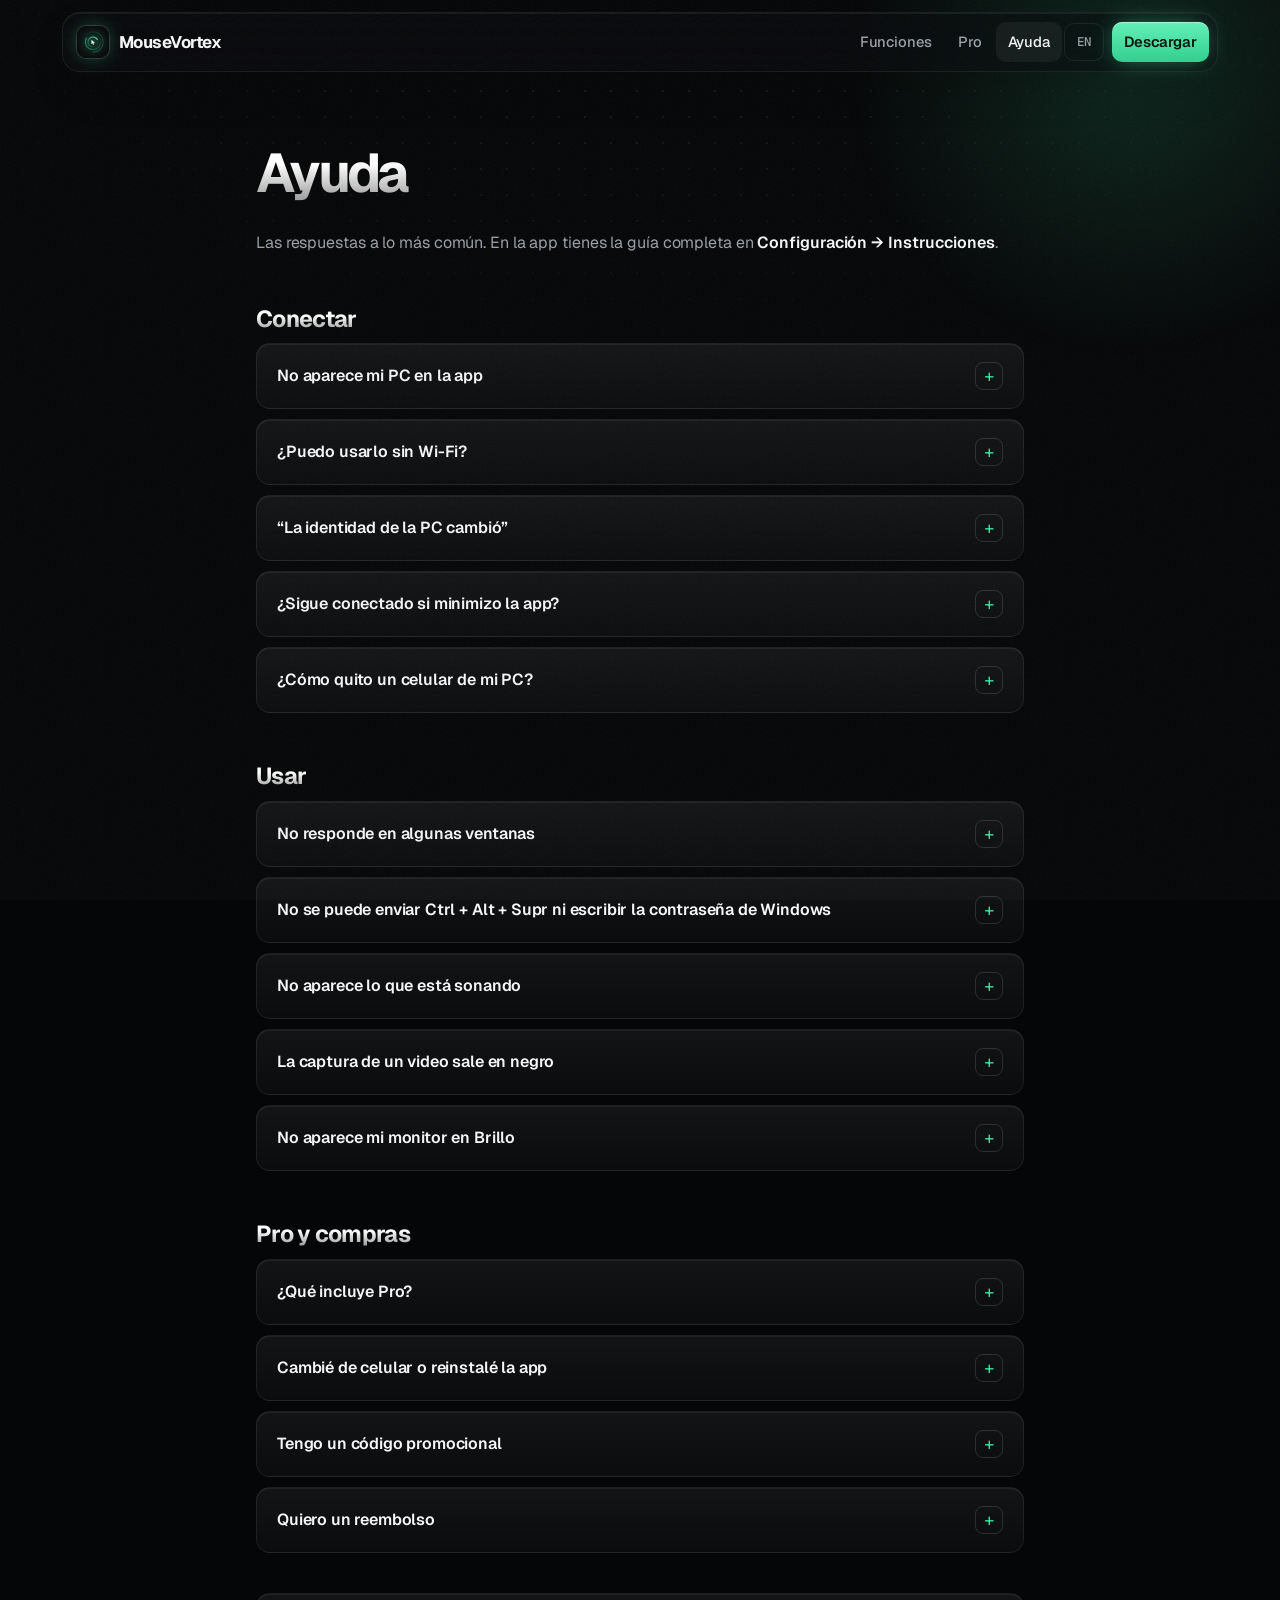
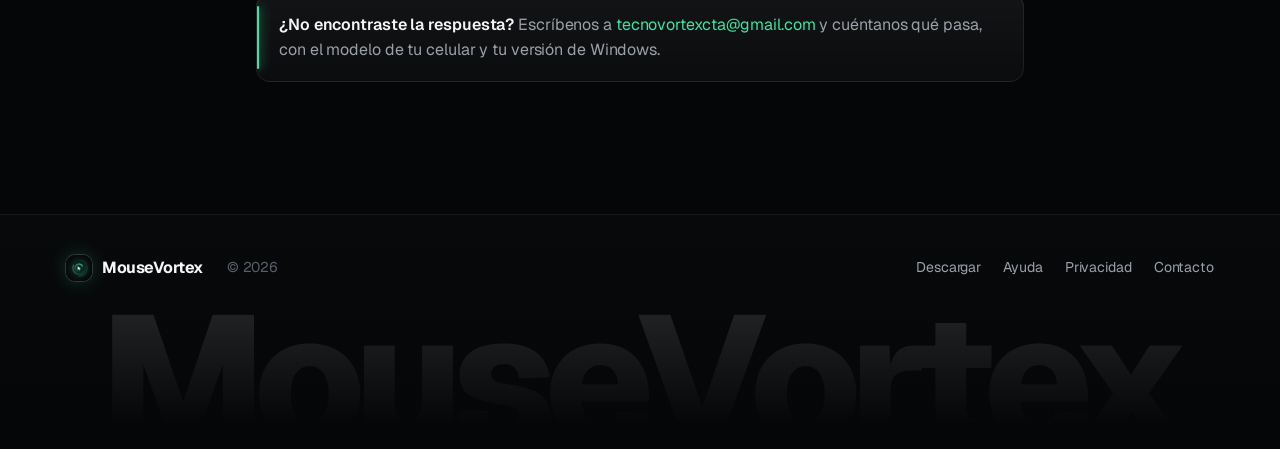
<file: ayuda.html>
<!doctype html>
<html lang="es" class="no-js">
<head>
  <meta charset="utf-8">
  <meta name="viewport" content="width=device-width, initial-scale=1">
  <title>Ayuda de MouseVortex</title>
  <meta name="description" content="Preguntas frecuentes y soluciones a lo más común con MouseVortex.">
  <meta name="theme-color" content="#050607">
  <link rel="icon" href="img/favicon.png">
  <link rel="alternate" hreflang="en" href="en/help.html">
  <link rel="preconnect" href="https://fonts.googleapis.com">
  <link rel="preconnect" href="https://fonts.gstatic.com" crossorigin>
  <link href="https://fonts.googleapis.com/css2?family=Geist:wght@400;500;600;700;800&family=Geist+Mono:wght@400;500;600&display=swap" rel="stylesheet">
  <link rel="stylesheet" href="style.css">
  <script>
    document.documentElement.className = "";
    function vxShot(img) {
      var fallback = img.getAttribute("data-fallback");
      if (fallback) { img.removeAttribute("data-fallback"); img.src = fallback; return; }
      var target = img.getAttribute("data-remove");
      (target ? img.closest(target) : img).remove();
    }
  </script>
  <script src="site.js" defer></script>
</head>
<body>
  <header class="top">
    <div class="wrap">
      <a class="brand" href="./"><img src="img/icon.png" alt=""><span>MouseVortex</span></a>
      <nav class="nav">
        <a class="hide-sm" href="./#funciones">Funciones</a>
        <a class="hide-sm" href="./#pro">Pro</a>
        <a href="ayuda.html" aria-current="page">Ayuda</a>
        <a class="lang" href="en/help.html" lang="en">EN</a>
        <a class="get" href="descargar.html">Descargar</a>
      </nav>
    </div>
  </header>

  <main class="page faq">
    <div class="wrap">
      <h1>Ayuda</h1>
      <p>Las respuestas a lo más común. En la app tienes la guía completa en <strong>Configuración → Instrucciones</strong>.</p>

      <h2>Conectar</h2>
      <details>
        <summary>No aparece mi PC en la app</summary>
        <div>
          <p>Revisa que el celular y la PC estén en la misma red Wi-Fi y que MouseVortex esté abierto en la PC (el ícono en la bandeja, junto al reloj).</p>
          <p>La primera vez, Windows pregunta por el firewall: hay que permitir las <strong>redes privadas</strong>. Si aun así no aparece, usa <strong>Conectar por IP</strong> y escribe la IP que muestra la ventana de MouseVortex en la PC.</p>
        </div>
      </details>
      <details>
        <summary>¿Puedo usarlo sin Wi-Fi?</summary>
        <div>
          <p>Sí, por Bluetooth. Primero empareja el celular con la PC en los ajustes de Bluetooth (una sola vez). Después la PC aparece en <strong>Por Bluetooth</strong> en la app: tócala y vincúlala con el PIN.</p>
        </div>
      </details>
      <details>
        <summary>“La identidad de la PC cambió”</summary>
        <div>
          <p>Pasa si reinstalaste MouseVortex en la PC. En la app, olvida esa PC (menú ⋮ → Olvidar) y vincúlala de nuevo. Si no reinstalaste nada, no la vincules: puede que otro equipo se esté haciendo pasar por tu PC.</p>
        </div>
      </details>
      <details>
        <summary>¿Sigue conectado si minimizo la app?</summary>
        <div>
          <p>Sí. Mientras estás conectado, la conexión sigue aunque minimices la app o bloquees el celular; lo indica la notificación “Conectado a…”, que tiene un botón para desconectar. Si se corta (por ejemplo, porque te alejaste), la app se reconecta sola al volver a abrirla.</p>
        </div>
      </details>
      <details>
        <summary>¿Cómo quito un celular de mi PC?</summary>
        <div>
          <p>En la ventana de MouseVortex de la PC, toca <strong>Revocar</strong> junto al celular. Si estaba conectado, se desconecta en el acto y ya no puede volver a entrar sin vincularse de nuevo.</p>
        </div>
      </details>

      <h2>Usar</h2>
      <details>
        <summary>No responde en algunas ventanas</summary>
        <div>
          <p>Windows no deja controlar programas abiertos como administrador, salvo que MouseVortex también se abra como administrador.</p>
        </div>
      </details>
      <details>
        <summary>No se puede enviar Ctrl + Alt + Supr ni escribir la contraseña de Windows</summary>
        <div>
          <p>Windows no permite que ningún programa envíe esa combinación ni escriba en la pantalla de bloqueo. Si solo quieres que no se vea la pantalla, usa <strong>Pantalla</strong> en el menú Más: se apaga el monitor y vuelve al mover el mouse, sin contraseña.</p>
        </div>
      </details>
      <details>
        <summary>No aparece lo que está sonando</summary>
        <div>
          <p>La app que suena tiene que mostrarse en el panel multimedia de Windows (el que aparece al cambiar el volumen). Chrome y Edge muestran una sola pestaña por vez: la última que empezó a sonar.</p>
        </div>
      </details>
      <details>
        <summary>La captura de un video sale en negro</summary>
        <div>
          <p>Algunos videos (Netflix y similares) están protegidos y Windows no deja capturarlos.</p>
        </div>
      </details>
      <details>
        <summary>No aparece mi monitor en Brillo</summary>
        <div>
          <p>Busca la opción “DDC/CI” en el menú del monitor (con sus botones) y actívala. Algunos monitores, televisores y adaptadores no lo permiten.</p>
        </div>
      </details>

      <h2>Pro y compras</h2>
      <details>
        <summary>¿Qué incluye Pro?</summary>
        <div>
          <p>Teclas especiales, atajos y teclado completo; música, volumen y mezclador; modo presentación; navegador; energía, programas, ventanas, estado, capturas y brillo; portapapeles con historial; y varias PCs vinculadas. La versión gratis incluye el touchpad completo y escribir con el teclado del celular, para siempre.</p>
        </div>
      </details>
      <details>
        <summary>Cambié de celular o reinstalé la app</summary>
        <div>
          <p>Pro queda en tu cuenta de Google. Entra con la misma cuenta, abre <strong>Configuración → MouseVortex Pro</strong> y toca <strong>Restaurar compra</strong>.</p>
        </div>
      </details>
      <details>
        <summary>Tengo un código promocional</summary>
        <div>
          <p>Canjéalo en Play Store: menú de tu perfil → <strong>Pagos y suscripciones</strong> → <strong>Canjear código</strong>. Después, en la app, toca <strong>Restaurar compra</strong>.</p>
        </div>
      </details>
      <details>
        <summary>Quiero un reembolso</summary>
        <div>
          <p>Las compras se hacen con Google Play. Puedes pedir el reembolso desde <a href="https://support.google.com/googleplay/answer/2479637">la ayuda de Google Play</a> o escribirnos.</p>
        </div>
      </details>

      <div class="note" style="margin-top: 2.5em">
        <p><strong>¿No encontraste la respuesta?</strong> Escríbenos a <a href="mailto:tecnovortexcta@gmail.com">tecnovortexcta@gmail.com</a> y cuéntanos qué pasa, con el modelo de tu celular y tu versión de Windows.</p>
      </div>
    </div>
  </main>

  <footer>
    <div class="wrap">
      <a class="brand" href="./"><img src="img/icon.png" alt=""><span>MouseVortex</span></a>
      <span>© 2026</span>
      <nav>
        <a href="descargar.html">Descargar</a>
        <a href="ayuda.html">Ayuda</a>
        <a href="privacidad.html">Privacidad</a>
        <a href="mailto:tecnovortexcta@gmail.com">Contacto</a>
      </nav>
    </div>
  </footer>
</body>
</html>
</file>
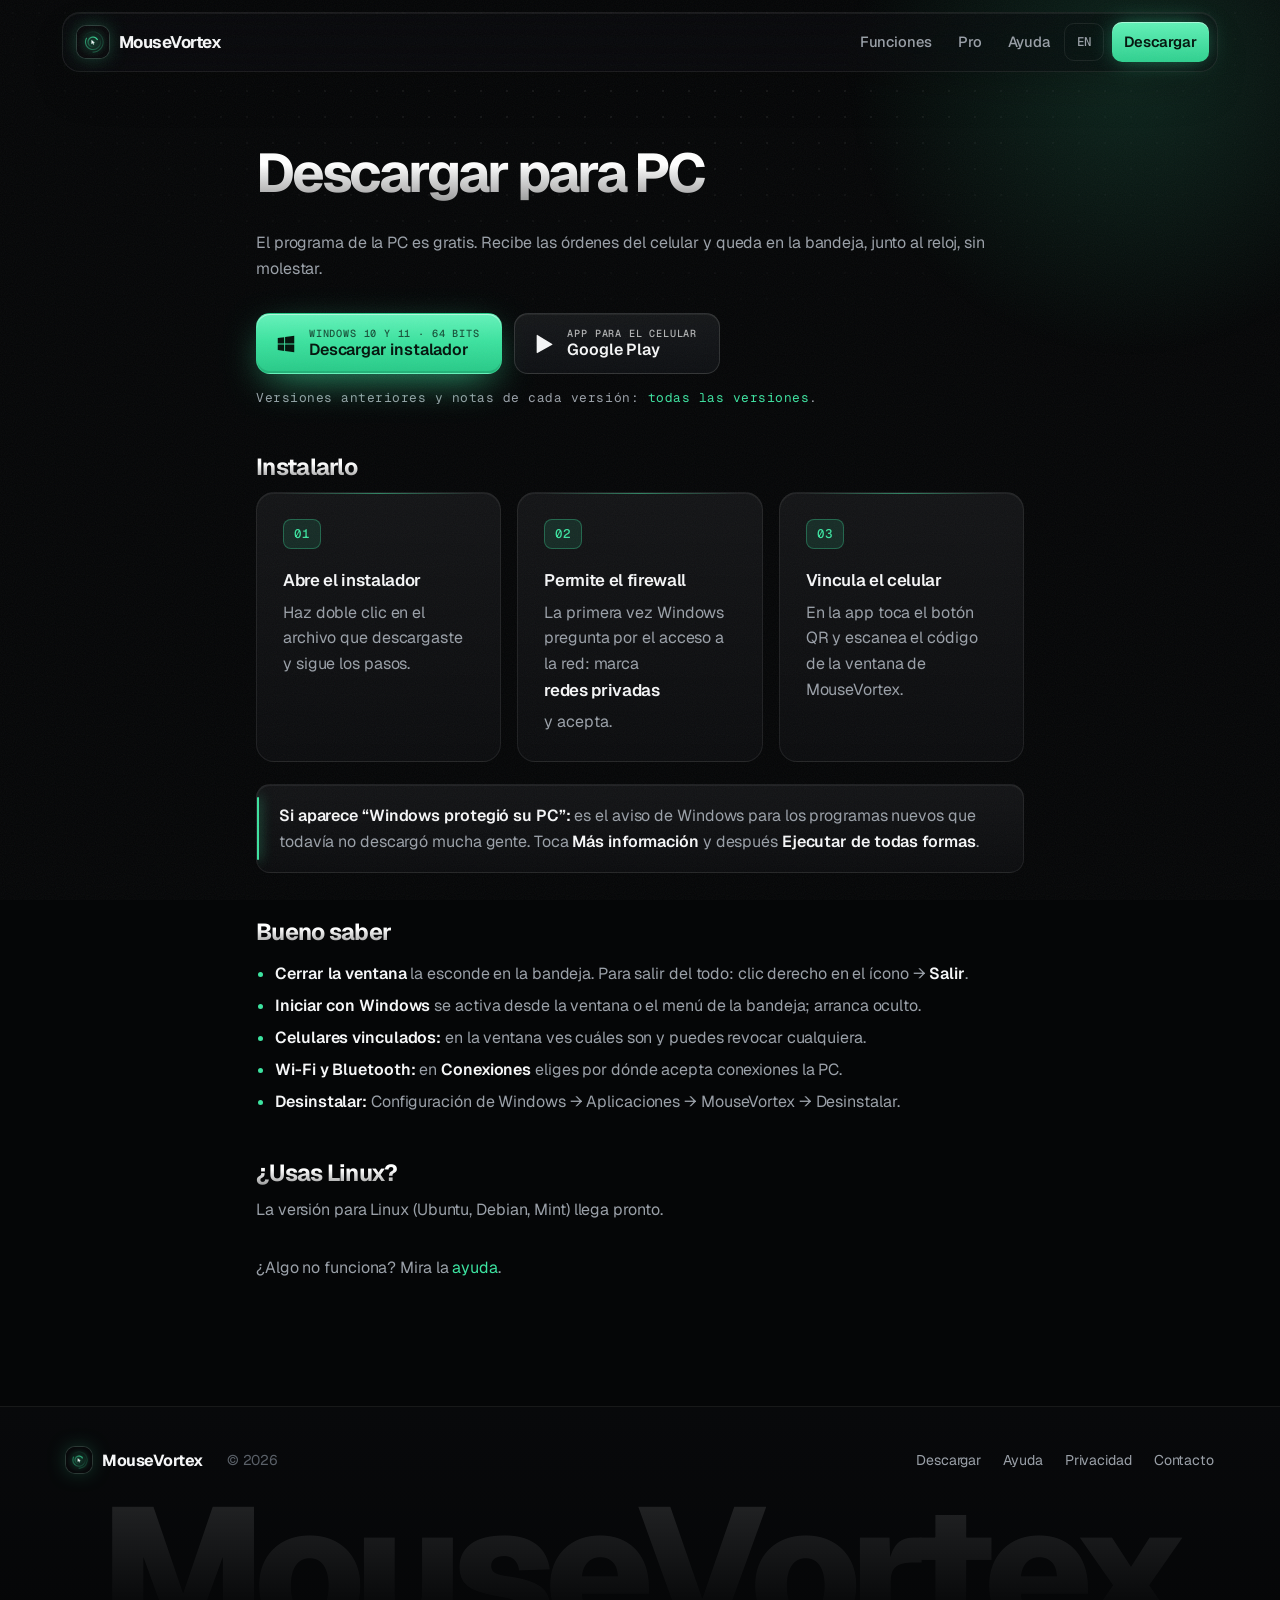
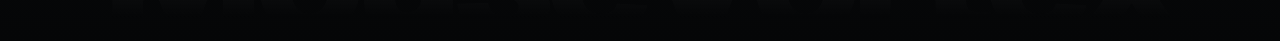
<file: descargar.html>
<!doctype html>
<html lang="es" class="no-js">
<head>
  <meta charset="utf-8">
  <meta name="viewport" content="width=device-width, initial-scale=1">
  <title>Descargar MouseVortex para PC</title>
  <meta name="description" content="Descarga gratis el programa de MouseVortex para Windows y controla tu PC desde el celular.">
  <meta name="theme-color" content="#050607">
  <link rel="icon" href="img/favicon.png">
  <link rel="alternate" hreflang="en" href="en/download.html">
  <link rel="preconnect" href="https://fonts.googleapis.com">
  <link rel="preconnect" href="https://fonts.gstatic.com" crossorigin>
  <link href="https://fonts.googleapis.com/css2?family=Geist:wght@400;500;600;700;800&family=Geist+Mono:wght@400;500;600&display=swap" rel="stylesheet">
  <link rel="stylesheet" href="style.css">
  <script>
    document.documentElement.className = "";
    function vxShot(img) {
      var fallback = img.getAttribute("data-fallback");
      if (fallback) { img.removeAttribute("data-fallback"); img.src = fallback; return; }
      var target = img.getAttribute("data-remove");
      (target ? img.closest(target) : img).remove();
    }
  </script>
  <script src="site.js" defer></script>
</head>
<body>
  <header class="top">
    <div class="wrap">
      <a class="brand" href="./"><img src="img/icon.png" alt=""><span>MouseVortex</span></a>
      <nav class="nav">
        <a class="hide-sm" href="./#funciones">Funciones</a>
        <a class="hide-sm" href="./#pro">Pro</a>
        <a href="ayuda.html">Ayuda</a>
        <a class="lang" href="en/download.html" lang="en">EN</a>
        <a class="get" href="descargar.html">Descargar</a>
      </nav>
    </div>
  </header>

  <main class="page">
    <div class="wrap">
      <h1>Descargar para PC</h1>
      <p>El programa de la PC es gratis. Recibe las órdenes del celular y queda en la bandeja, junto al reloj, sin molestar.</p>

      <div class="actions">
        <a class="btn primary" href="https://github.com/IvanParra966/mousevortex/releases/latest/download/MouseVortex-Setup.exe">
          <svg viewBox="0 0 24 24" fill="currentColor" aria-hidden="true"><path d="M3 5.5 10 4.5v7H3zM11 4.3 21 3v8.5H11zM3 12.5h7v7l-7-1zM11 12.5h10V21l-10-1.4z"/></svg>
          <span class="label"><small>Windows 10 y 11 · 64 bits</small>Descargar instalador</span>
        </a>
        <a class="btn" href="https://play.google.com/store/apps/details?id=com.mousevortex.app">
          <svg viewBox="0 0 24 24" fill="currentColor" aria-hidden="true"><path d="M4 2.6v18.8c0 .4.4.7.8.5L21 12.9c.4-.2.4-.8 0-1L4.8 2.1c-.4-.2-.8.1-.8.5z"/></svg>
          <span class="label"><small>App para el celular</small>Google Play</span>
        </a>
      </div>
      <p class="updated" style="margin-top: 14px">Versiones anteriores y notas de cada versión: <a href="https://github.com/IvanParra966/mousevortex/releases">todas las versiones</a>.</p>

      <h2>Instalarlo</h2>
      <ol class="steps">
        <li><strong>Abre el instalador</strong>Haz doble clic en el archivo que descargaste y sigue los pasos.</li>
        <li><strong>Permite el firewall</strong>La primera vez Windows pregunta por el acceso a la red: marca <strong>redes privadas</strong> y acepta.</li>
        <li><strong>Vincula el celular</strong>En la app toca el botón QR y escanea el código de la ventana de MouseVortex.</li>
      </ol>

      <div class="note">
        <p><strong>Si aparece “Windows protegió su PC”:</strong> es el aviso de Windows para los programas nuevos que todavía no descargó mucha gente. Toca <strong>Más información</strong> y después <strong>Ejecutar de todas formas</strong>.</p>
      </div>

      <h2>Bueno saber</h2>
      <ul>
        <li><strong>Cerrar la ventana</strong> la esconde en la bandeja. Para salir del todo: clic derecho en el ícono → <strong>Salir</strong>.</li>
        <li><strong>Iniciar con Windows</strong> se activa desde la ventana o el menú de la bandeja; arranca oculto.</li>
        <li><strong>Celulares vinculados:</strong> en la ventana ves cuáles son y puedes revocar cualquiera.</li>
        <li><strong>Wi-Fi y Bluetooth:</strong> en <strong>Conexiones</strong> eliges por dónde acepta conexiones la PC.</li>
        <li><strong>Desinstalar:</strong> Configuración de Windows → Aplicaciones → MouseVortex → Desinstalar.</li>
      </ul>

      <h2>¿Usas Linux?</h2>
      <p>La versión para Linux (Ubuntu, Debian, Mint) llega pronto.</p>

      <p style="margin-top: 2em">¿Algo no funciona? Mira la <a href="ayuda.html">ayuda</a>.</p>
    </div>
  </main>

  <footer>
    <div class="wrap">
      <a class="brand" href="./"><img src="img/icon.png" alt=""><span>MouseVortex</span></a>
      <span>© 2026</span>
      <nav>
        <a href="descargar.html">Descargar</a>
        <a href="ayuda.html">Ayuda</a>
        <a href="privacidad.html">Privacidad</a>
        <a href="mailto:tecnovortexcta@gmail.com">Contacto</a>
      </nav>
    </div>
  </footer>
</body>
</html>
</file>
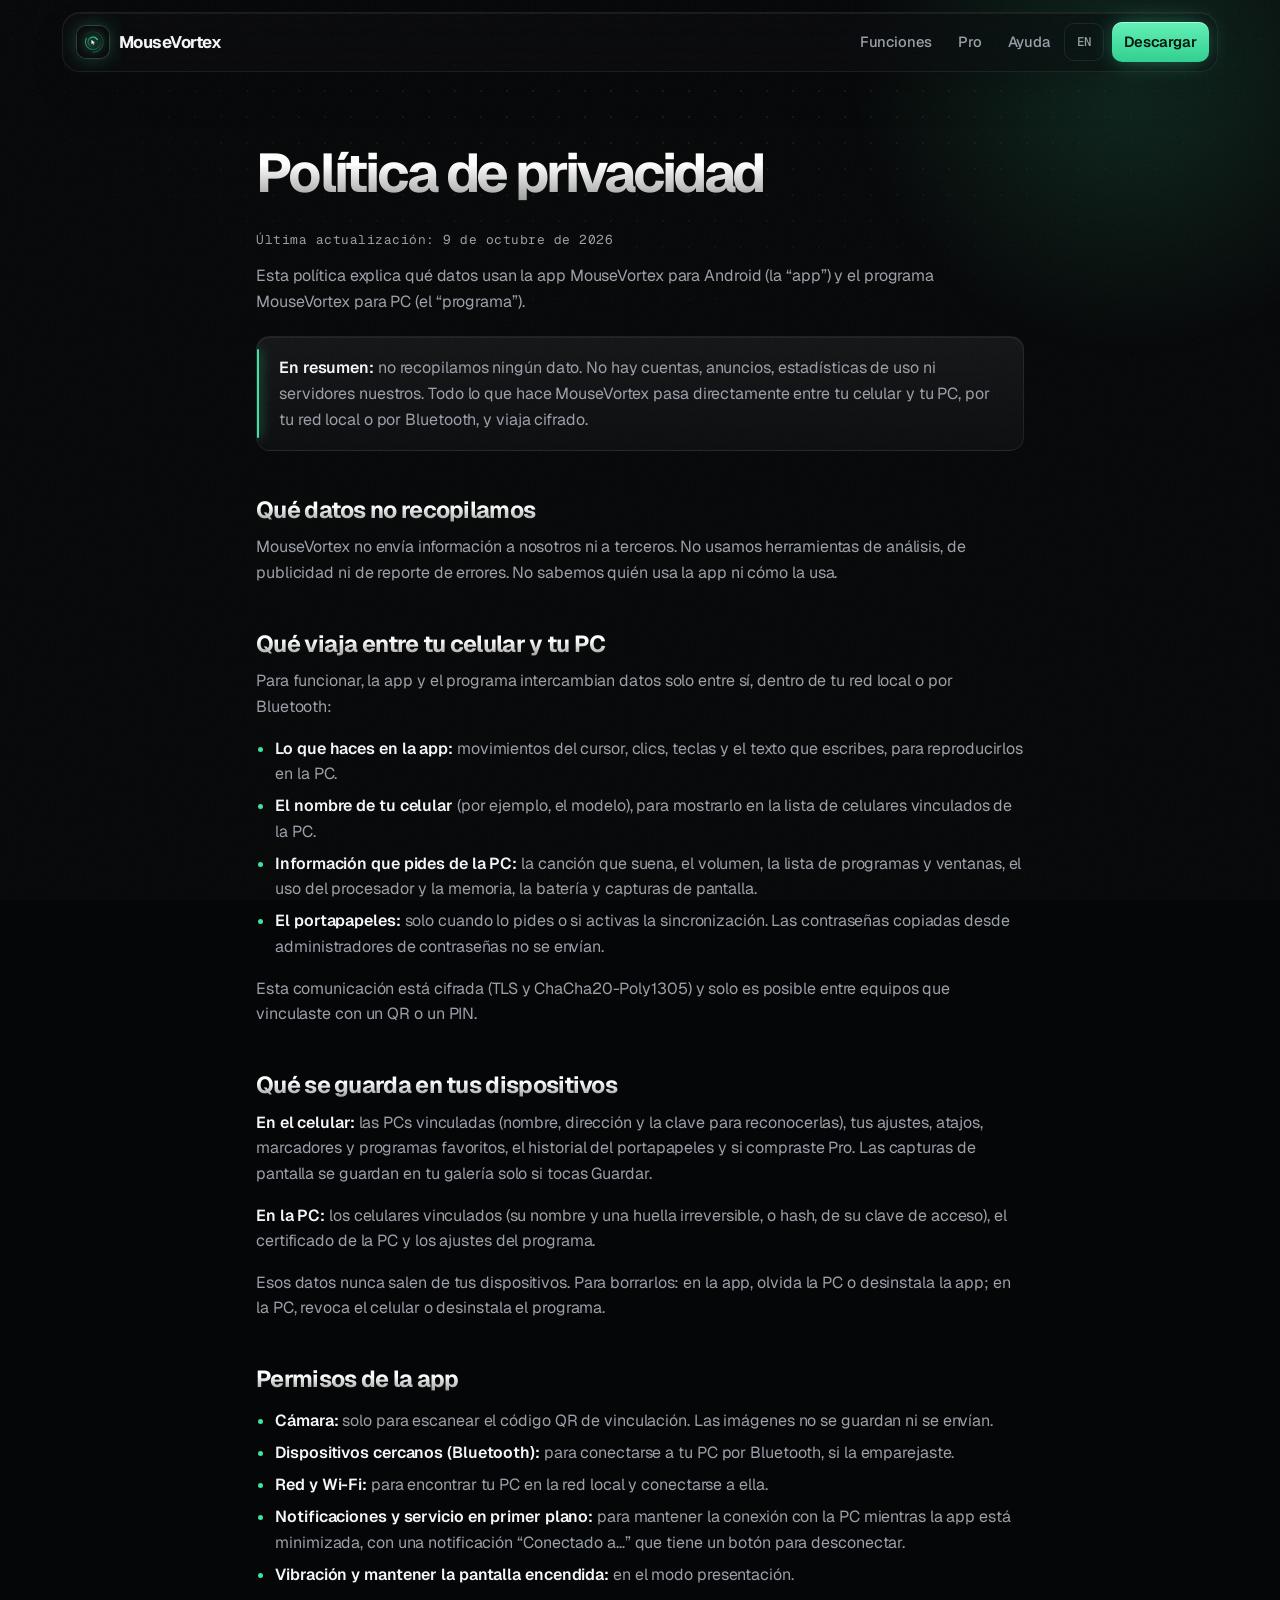
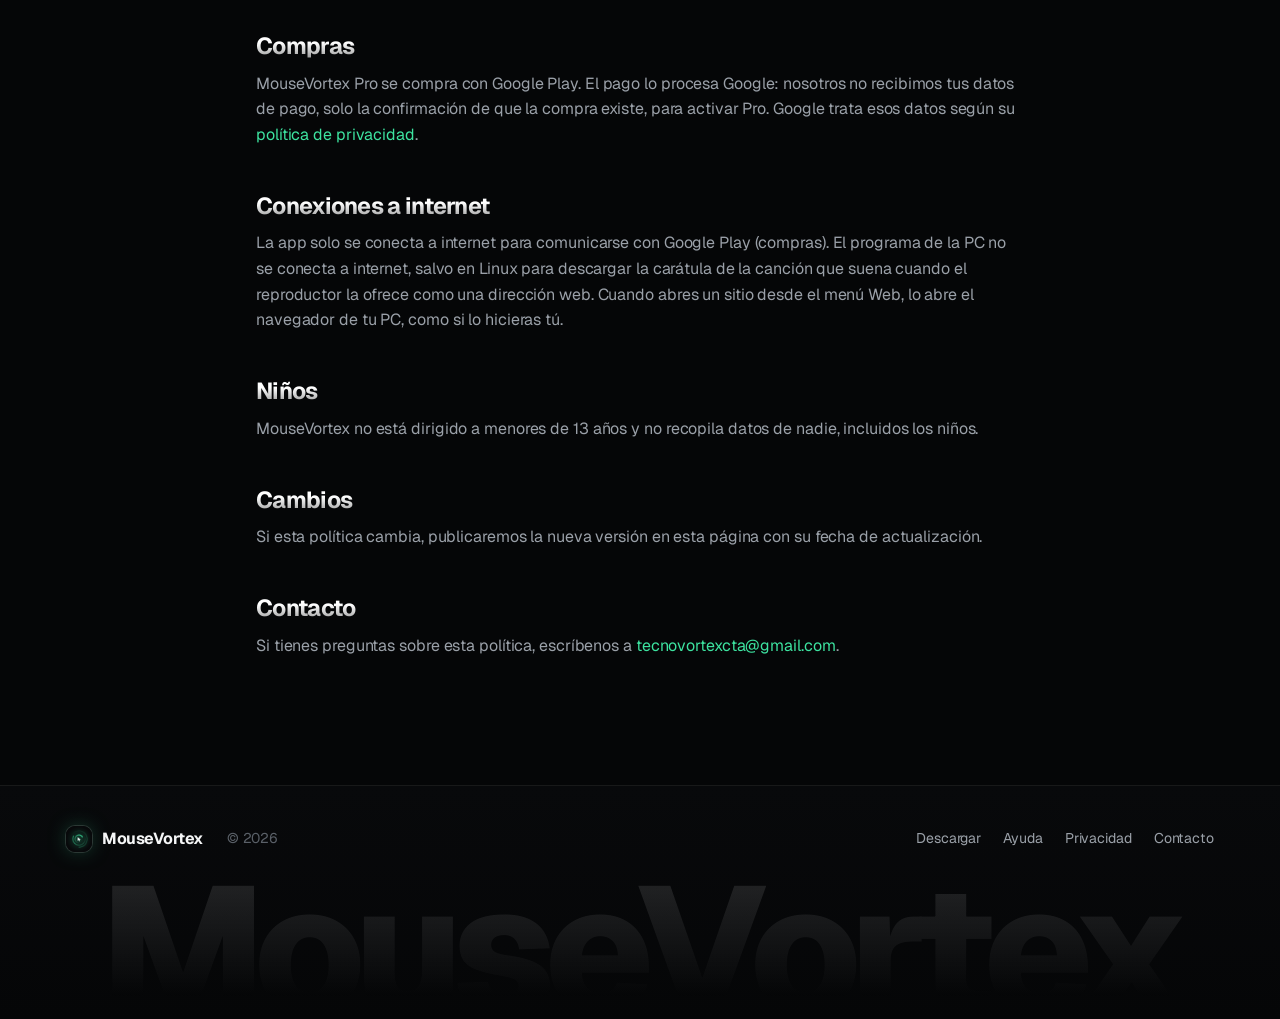
<file: privacidad.html>
<!doctype html>
<html lang="es" class="no-js">
<head>
  <meta charset="utf-8">
  <meta name="viewport" content="width=device-width, initial-scale=1">
  <title>Política de privacidad de MouseVortex</title>
  <meta name="description" content="Qué datos usa MouseVortex y qué no. Resumen: no recopilamos datos; todo queda entre tu celular y tu PC.">
  <meta name="theme-color" content="#050607">
  <link rel="icon" href="img/favicon.png">
  <link rel="alternate" hreflang="en" href="en/privacy.html">
  <link rel="preconnect" href="https://fonts.googleapis.com">
  <link rel="preconnect" href="https://fonts.gstatic.com" crossorigin>
  <link href="https://fonts.googleapis.com/css2?family=Geist:wght@400;500;600;700;800&family=Geist+Mono:wght@400;500;600&display=swap" rel="stylesheet">
  <link rel="stylesheet" href="style.css">
  <script>
    document.documentElement.className = "";
    function vxShot(img) {
      var fallback = img.getAttribute("data-fallback");
      if (fallback) { img.removeAttribute("data-fallback"); img.src = fallback; return; }
      var target = img.getAttribute("data-remove");
      (target ? img.closest(target) : img).remove();
    }
  </script>
  <script src="site.js" defer></script>
</head>
<body>
  <header class="top">
    <div class="wrap">
      <a class="brand" href="./"><img src="img/icon.png" alt=""><span>MouseVortex</span></a>
      <nav class="nav">
        <a class="hide-sm" href="./#funciones">Funciones</a>
        <a class="hide-sm" href="./#pro">Pro</a>
        <a href="ayuda.html">Ayuda</a>
        <a class="lang" href="en/privacy.html" lang="en">EN</a>
        <a class="get" href="descargar.html">Descargar</a>
      </nav>
    </div>
  </header>

  <main class="page">
    <div class="wrap">
      <h1>Política de privacidad</h1>
      <p class="updated">Última actualización: 9 de octubre de 2026</p>

      <p>Esta política explica qué datos usan la app MouseVortex para Android (la “app”) y el programa MouseVortex para PC (el “programa”).</p>

      <div class="note">
        <p><strong>En resumen:</strong> no recopilamos ningún dato. No hay cuentas, anuncios, estadísticas de uso ni servidores nuestros. Todo lo que hace MouseVortex pasa directamente entre tu celular y tu PC, por tu red local o por Bluetooth, y viaja cifrado.</p>
      </div>

      <h2>Qué datos no recopilamos</h2>
      <p>MouseVortex no envía información a nosotros ni a terceros. No usamos herramientas de análisis, de publicidad ni de reporte de errores. No sabemos quién usa la app ni cómo la usa.</p>

      <h2>Qué viaja entre tu celular y tu PC</h2>
      <p>Para funcionar, la app y el programa intercambian datos solo entre sí, dentro de tu red local o por Bluetooth:</p>
      <ul>
        <li><strong>Lo que haces en la app:</strong> movimientos del cursor, clics, teclas y el texto que escribes, para reproducirlos en la PC.</li>
        <li><strong>El nombre de tu celular</strong> (por ejemplo, el modelo), para mostrarlo en la lista de celulares vinculados de la PC.</li>
        <li><strong>Información que pides de la PC:</strong> la canción que suena, el volumen, la lista de programas y ventanas, el uso del procesador y la memoria, la batería y capturas de pantalla.</li>
        <li><strong>El portapapeles:</strong> solo cuando lo pides o si activas la sincronización. Las contraseñas copiadas desde administradores de contraseñas no se envían.</li>
      </ul>
      <p>Esta comunicación está cifrada (TLS y ChaCha20-Poly1305) y solo es posible entre equipos que vinculaste con un QR o un PIN.</p>

      <h2>Qué se guarda en tus dispositivos</h2>
      <p><strong>En el celular:</strong> las PCs vinculadas (nombre, dirección y la clave para reconocerlas), tus ajustes, atajos, marcadores y programas favoritos, el historial del portapapeles y si compraste Pro. Las capturas de pantalla se guardan en tu galería solo si tocas Guardar.</p>
      <p><strong>En la PC:</strong> los celulares vinculados (su nombre y una huella irreversible, o hash, de su clave de acceso), el certificado de la PC y los ajustes del programa.</p>
      <p>Esos datos nunca salen de tus dispositivos. Para borrarlos: en la app, olvida la PC o desinstala la app; en la PC, revoca el celular o desinstala el programa.</p>

      <h2>Permisos de la app</h2>
      <ul>
        <li><strong>Cámara:</strong> solo para escanear el código QR de vinculación. Las imágenes no se guardan ni se envían.</li>
        <li><strong>Dispositivos cercanos (Bluetooth):</strong> para conectarse a tu PC por Bluetooth, si la emparejaste.</li>
        <li><strong>Red y Wi-Fi:</strong> para encontrar tu PC en la red local y conectarse a ella.</li>
        <li><strong>Notificaciones y servicio en primer plano:</strong> para mantener la conexión con la PC mientras la app está minimizada, con una notificación “Conectado a…” que tiene un botón para desconectar.</li>
        <li><strong>Vibración y mantener la pantalla encendida:</strong> en el modo presentación.</li>
      </ul>

      <h2>Compras</h2>
      <p>MouseVortex Pro se compra con Google Play. El pago lo procesa Google: nosotros no recibimos tus datos de pago, solo la confirmación de que la compra existe, para activar Pro. Google trata esos datos según su <a href="https://policies.google.com/privacy">política de privacidad</a>.</p>

      <h2>Conexiones a internet</h2>
      <p>La app solo se conecta a internet para comunicarse con Google Play (compras). El programa de la PC no se conecta a internet, salvo en Linux para descargar la carátula de la canción que suena cuando el reproductor la ofrece como una dirección web. Cuando abres un sitio desde el menú Web, lo abre el navegador de tu PC, como si lo hicieras tú.</p>

      <h2>Niños</h2>
      <p>MouseVortex no está dirigido a menores de 13 años y no recopila datos de nadie, incluidos los niños.</p>

      <h2>Cambios</h2>
      <p>Si esta política cambia, publicaremos la nueva versión en esta página con su fecha de actualización.</p>

      <h2>Contacto</h2>
      <p>Si tienes preguntas sobre esta política, escríbenos a <a href="mailto:tecnovortexcta@gmail.com">tecnovortexcta@gmail.com</a>.</p>
    </div>
  </main>

  <footer>
    <div class="wrap">
      <a class="brand" href="./"><img src="img/icon.png" alt=""><span>MouseVortex</span></a>
      <span>© 2026</span>
      <nav>
        <a href="descargar.html">Descargar</a>
        <a href="ayuda.html">Ayuda</a>
        <a href="privacidad.html">Privacidad</a>
        <a href="mailto:tecnovortexcta@gmail.com">Contacto</a>
      </nav>
    </div>
  </footer>
</body>
</html>
</file>
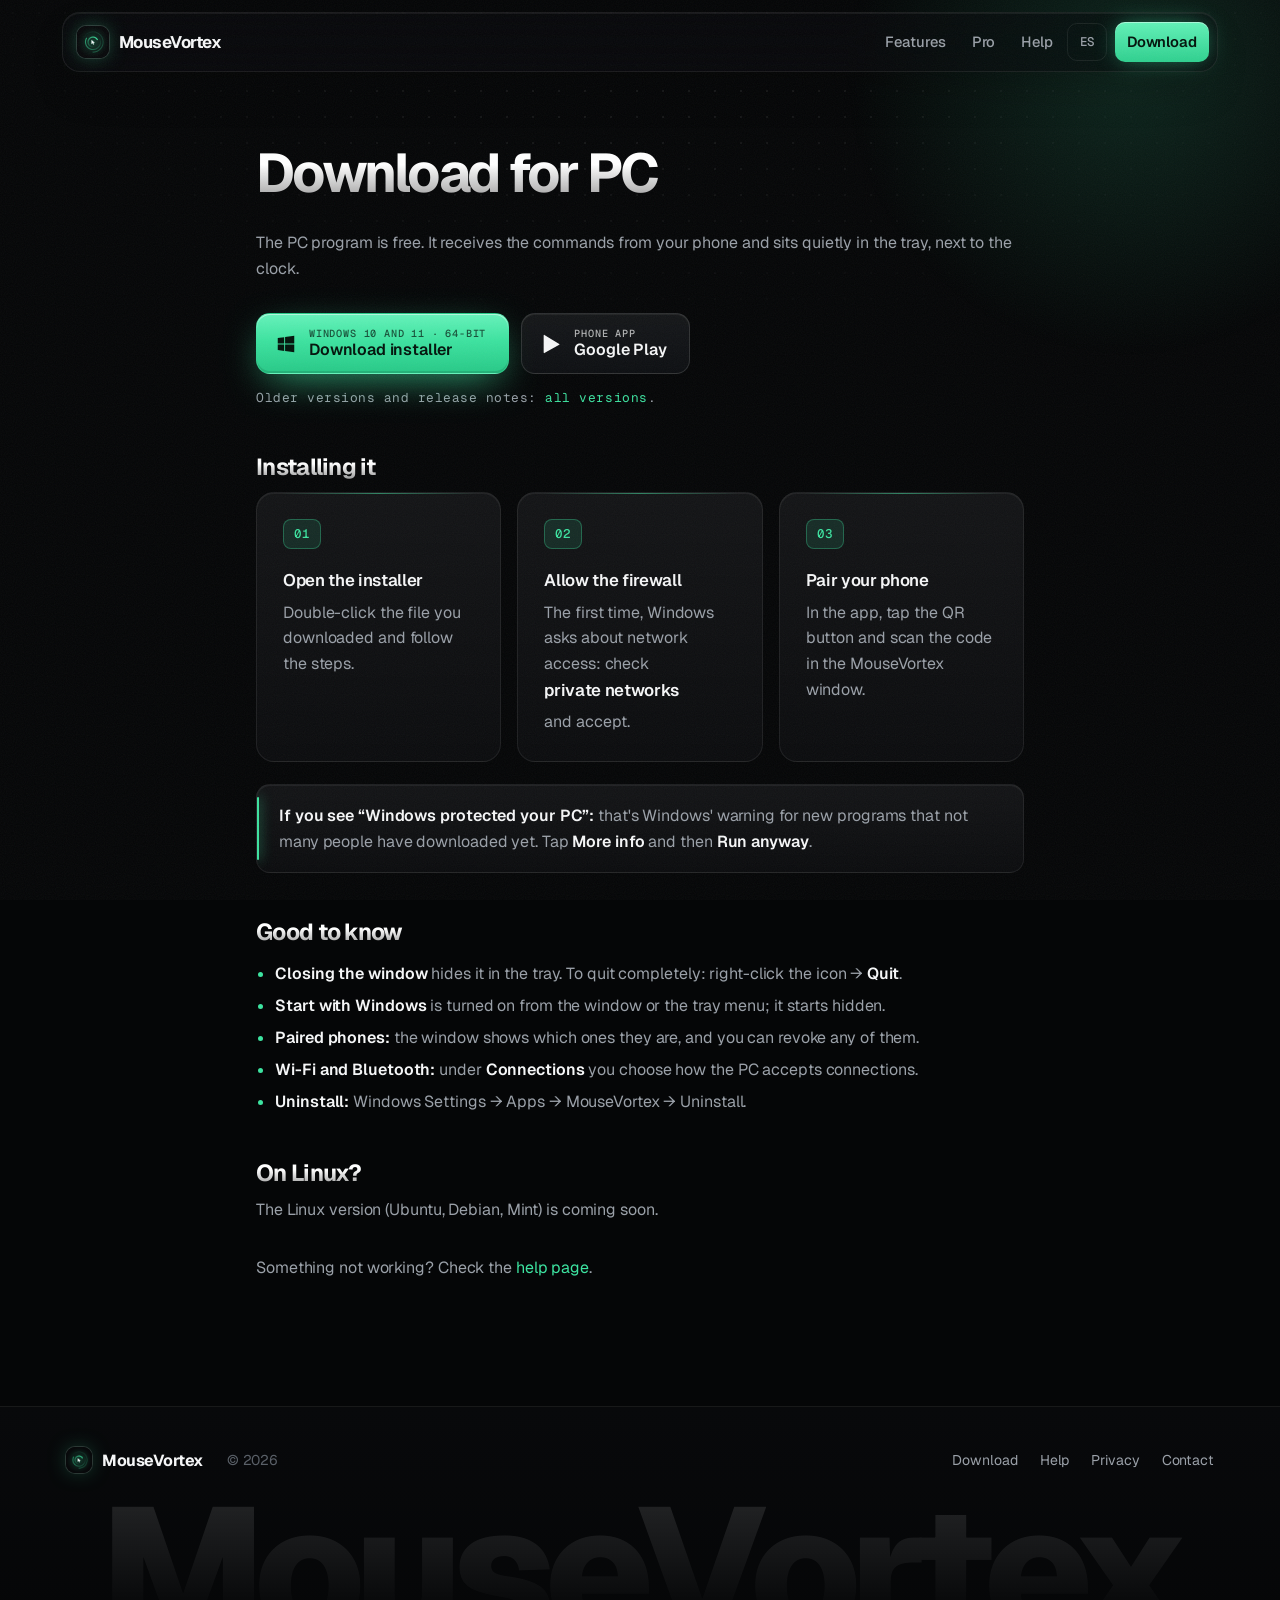
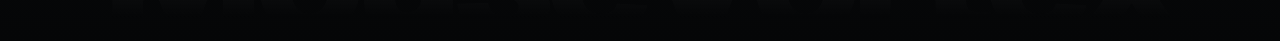
<file: en/download.html>
<!doctype html>
<html lang="en" class="no-js">
<head>
  <meta charset="utf-8">
  <meta name="viewport" content="width=device-width, initial-scale=1">
  <title>Download MouseVortex for PC</title>
  <meta name="description" content="Download the free MouseVortex program for Windows and control your PC from your phone.">
  <meta name="theme-color" content="#050607">
  <link rel="icon" href="../img/favicon.png">
  <link rel="alternate" hreflang="es" href="../descargar.html">
  <link rel="preconnect" href="https://fonts.googleapis.com">
  <link rel="preconnect" href="https://fonts.gstatic.com" crossorigin>
  <link href="https://fonts.googleapis.com/css2?family=Geist:wght@400;500;600;700;800&family=Geist+Mono:wght@400;500;600&display=swap" rel="stylesheet">
  <link rel="stylesheet" href="../style.css">
  <script>
    document.documentElement.className = "";
    function vxShot(img) {
      var fallback = img.getAttribute("data-fallback");
      if (fallback) { img.removeAttribute("data-fallback"); img.src = fallback; return; }
      var target = img.getAttribute("data-remove");
      (target ? img.closest(target) : img).remove();
    }
  </script>
  <script src="../site.js" defer></script>
</head>
<body>
  <header class="top">
    <div class="wrap">
      <a class="brand" href="./"><img src="../img/icon.png" alt=""><span>MouseVortex</span></a>
      <nav class="nav">
        <a class="hide-sm" href="./#features">Features</a>
        <a class="hide-sm" href="./#pro">Pro</a>
        <a href="help.html">Help</a>
        <a class="lang" href="../descargar.html" lang="es">ES</a>
        <a class="get" href="download.html">Download</a>
      </nav>
    </div>
  </header>

  <main class="page">
    <div class="wrap">
      <h1>Download for PC</h1>
      <p>The PC program is free. It receives the commands from your phone and sits quietly in the tray, next to the clock.</p>

      <div class="actions">
        <a class="btn primary" href="https://github.com/IvanParra966/mousevortex/releases/latest/download/MouseVortex-Setup.exe">
          <svg viewBox="0 0 24 24" fill="currentColor" aria-hidden="true"><path d="M3 5.5 10 4.5v7H3zM11 4.3 21 3v8.5H11zM3 12.5h7v7l-7-1zM11 12.5h10V21l-10-1.4z"/></svg>
          <span class="label"><small>Windows 10 and 11 · 64-bit</small>Download installer</span>
        </a>
        <a class="btn" href="https://play.google.com/store/apps/details?id=com.mousevortex.app">
          <svg viewBox="0 0 24 24" fill="currentColor" aria-hidden="true"><path d="M4 2.6v18.8c0 .4.4.7.8.5L21 12.9c.4-.2.4-.8 0-1L4.8 2.1c-.4-.2-.8.1-.8.5z"/></svg>
          <span class="label"><small>Phone app</small>Google Play</span>
        </a>
      </div>
      <p class="updated" style="margin-top: 14px">Older versions and release notes: <a href="https://github.com/IvanParra966/mousevortex/releases">all versions</a>.</p>

      <h2>Installing it</h2>
      <ol class="steps">
        <li><strong>Open the installer</strong>Double-click the file you downloaded and follow the steps.</li>
        <li><strong>Allow the firewall</strong>The first time, Windows asks about network access: check <strong>private networks</strong> and accept.</li>
        <li><strong>Pair your phone</strong>In the app, tap the QR button and scan the code in the MouseVortex window.</li>
      </ol>

      <div class="note">
        <p><strong>If you see “Windows protected your PC”:</strong> that's Windows' warning for new programs that not many people have downloaded yet. Tap <strong>More info</strong> and then <strong>Run anyway</strong>.</p>
      </div>

      <h2>Good to know</h2>
      <ul>
        <li><strong>Closing the window</strong> hides it in the tray. To quit completely: right-click the icon → <strong>Quit</strong>.</li>
        <li><strong>Start with Windows</strong> is turned on from the window or the tray menu; it starts hidden.</li>
        <li><strong>Paired phones:</strong> the window shows which ones they are, and you can revoke any of them.</li>
        <li><strong>Wi-Fi and Bluetooth:</strong> under <strong>Connections</strong> you choose how the PC accepts connections.</li>
        <li><strong>Uninstall:</strong> Windows Settings → Apps → MouseVortex → Uninstall.</li>
      </ul>

      <h2>On Linux?</h2>
      <p>The Linux version (Ubuntu, Debian, Mint) is coming soon.</p>

      <p style="margin-top: 2em">Something not working? Check the <a href="help.html">help page</a>.</p>
    </div>
  </main>

  <footer>
    <div class="wrap">
      <a class="brand" href="./"><img src="../img/icon.png" alt=""><span>MouseVortex</span></a>
      <span>© 2026</span>
      <nav>
        <a href="download.html">Download</a>
        <a href="help.html">Help</a>
        <a href="privacy.html">Privacy</a>
        <a href="mailto:tecnovortexcta@gmail.com">Contact</a>
      </nav>
    </div>
  </footer>
</body>
</html>
</file>
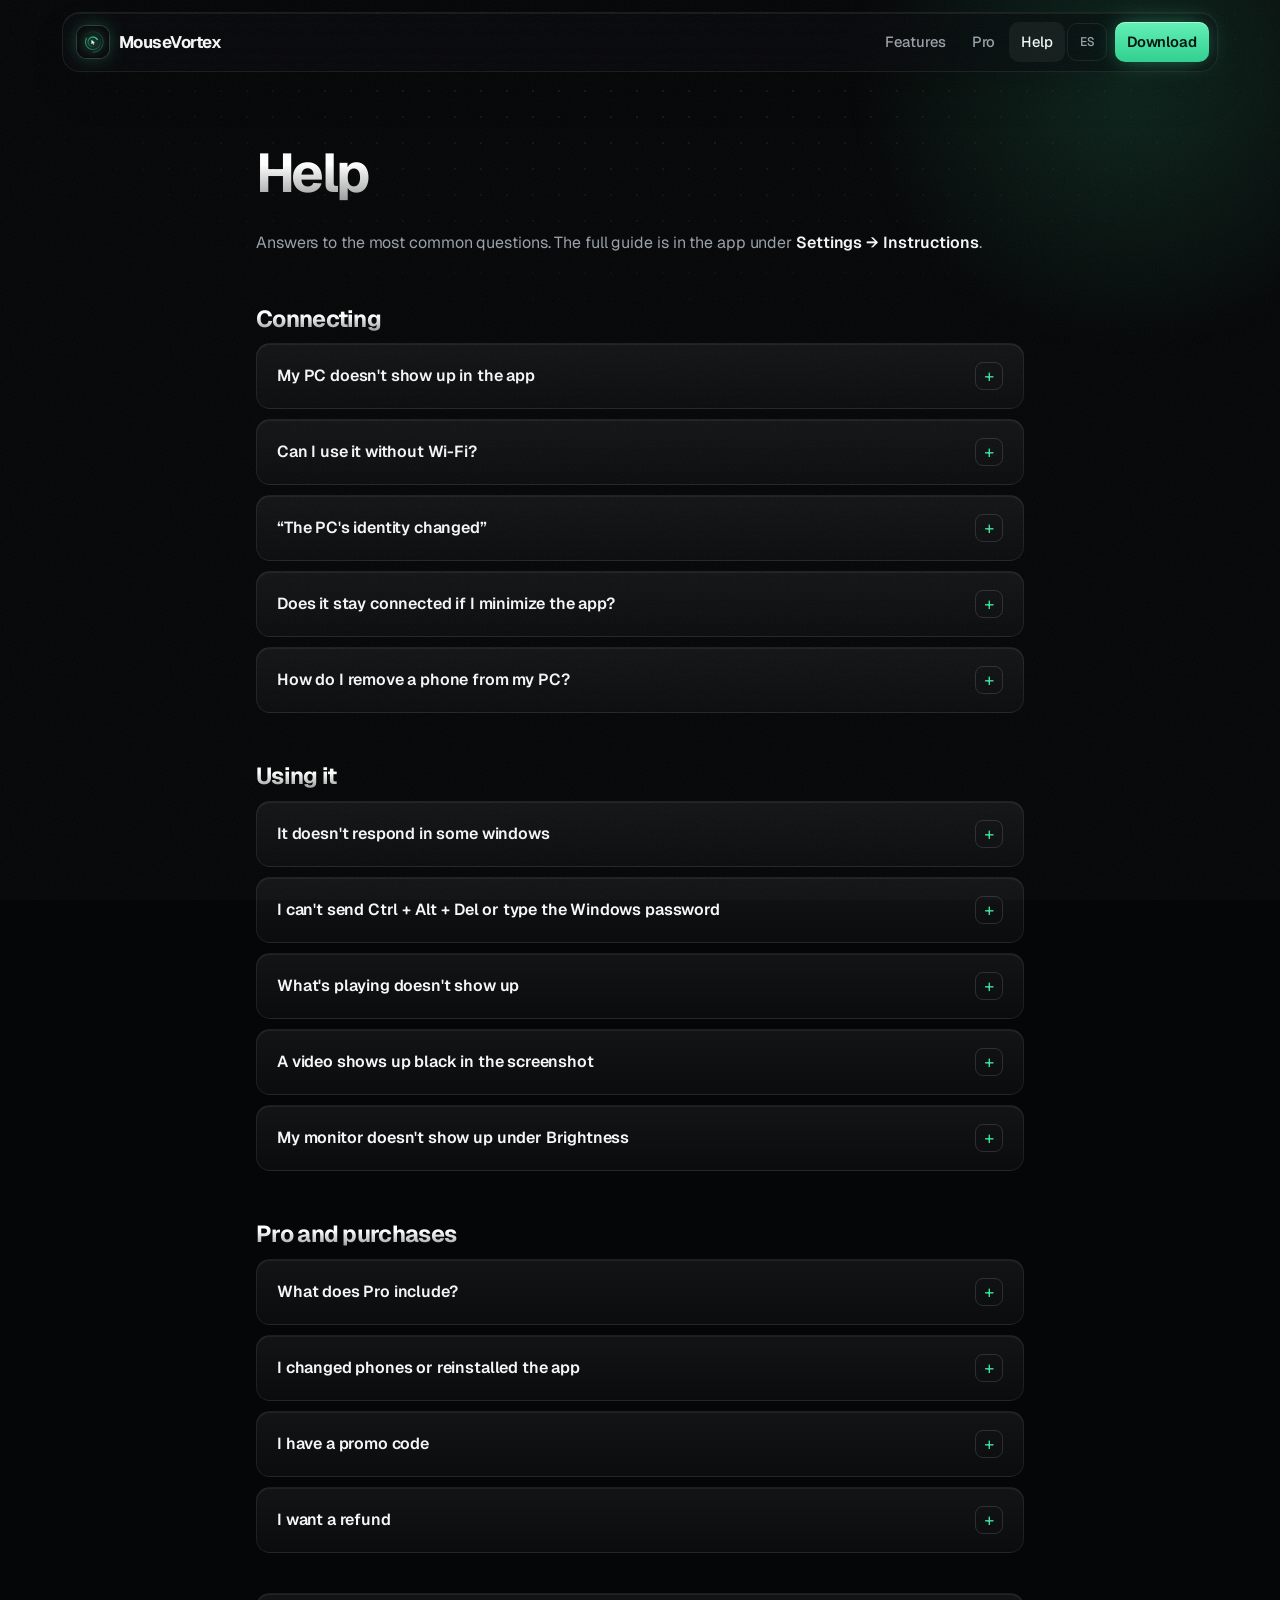
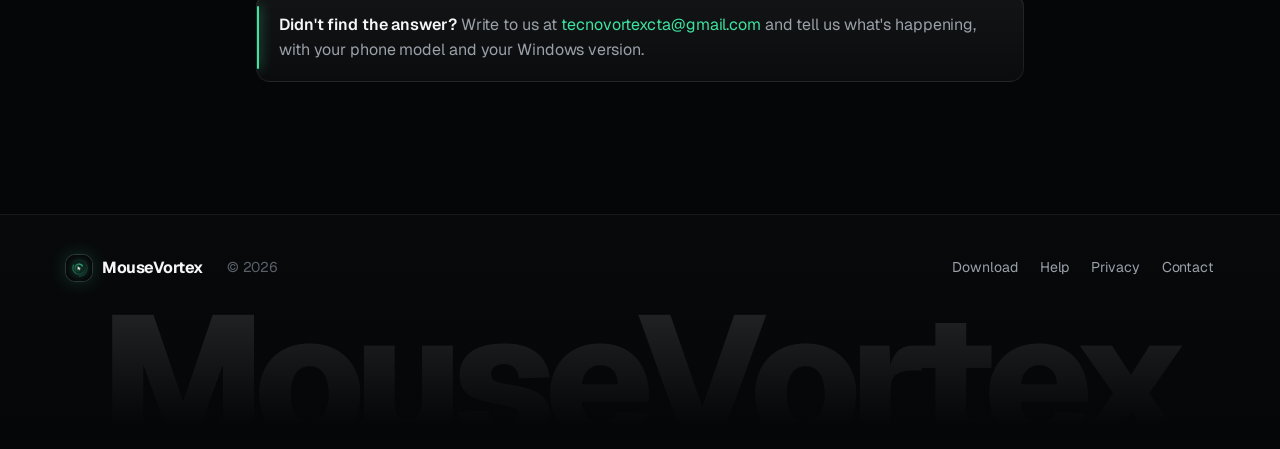
<file: en/help.html>
<!doctype html>
<html lang="en" class="no-js">
<head>
  <meta charset="utf-8">
  <meta name="viewport" content="width=device-width, initial-scale=1">
  <title>MouseVortex Help</title>
  <meta name="description" content="Frequently asked questions and fixes for the most common MouseVortex issues.">
  <meta name="theme-color" content="#050607">
  <link rel="icon" href="../img/favicon.png">
  <link rel="alternate" hreflang="es" href="../ayuda.html">
  <link rel="preconnect" href="https://fonts.googleapis.com">
  <link rel="preconnect" href="https://fonts.gstatic.com" crossorigin>
  <link href="https://fonts.googleapis.com/css2?family=Geist:wght@400;500;600;700;800&family=Geist+Mono:wght@400;500;600&display=swap" rel="stylesheet">
  <link rel="stylesheet" href="../style.css">
  <script>
    document.documentElement.className = "";
    function vxShot(img) {
      var fallback = img.getAttribute("data-fallback");
      if (fallback) { img.removeAttribute("data-fallback"); img.src = fallback; return; }
      var target = img.getAttribute("data-remove");
      (target ? img.closest(target) : img).remove();
    }
  </script>
  <script src="../site.js" defer></script>
</head>
<body>
  <header class="top">
    <div class="wrap">
      <a class="brand" href="./"><img src="../img/icon.png" alt=""><span>MouseVortex</span></a>
      <nav class="nav">
        <a class="hide-sm" href="./#features">Features</a>
        <a class="hide-sm" href="./#pro">Pro</a>
        <a href="help.html" aria-current="page">Help</a>
        <a class="lang" href="../ayuda.html" lang="es">ES</a>
        <a class="get" href="download.html">Download</a>
      </nav>
    </div>
  </header>

  <main class="page faq">
    <div class="wrap">
      <h1>Help</h1>
      <p>Answers to the most common questions. The full guide is in the app under <strong>Settings → Instructions</strong>.</p>

      <h2>Connecting</h2>
      <details>
        <summary>My PC doesn't show up in the app</summary>
        <div>
          <p>Check that the phone and the PC are on the same Wi-Fi network and that MouseVortex is open on the PC (the icon in the tray, next to the clock).</p>
          <p>The first time, Windows asks about the firewall: you need to allow <strong>private networks</strong>. If it still doesn't show up, use <strong>Connect by IP</strong> and type the IP shown in the MouseVortex window on the PC.</p>
        </div>
      </details>
      <details>
        <summary>Can I use it without Wi-Fi?</summary>
        <div>
          <p>Yes, over Bluetooth. First pair the phone with the PC in the Bluetooth settings (just once). Then the PC shows up under <strong>Over Bluetooth</strong> in the app: tap it and pair it with the PIN.</p>
        </div>
      </details>
      <details>
        <summary>“The PC's identity changed”</summary>
        <div>
          <p>It happens if you reinstalled MouseVortex on the PC. In the app, forget that PC (⋮ menu → Forget) and pair it again. If you didn't reinstall anything, don't pair it: another device might be pretending to be your PC.</p>
        </div>
      </details>
      <details>
        <summary>Does it stay connected if I minimize the app?</summary>
        <div>
          <p>Yes. While you're connected, the connection stays up even if you minimize the app or lock the phone; the “Connected to…” notification shows it and has a button to disconnect. If it drops (for example, because you walked away), the app reconnects on its own when you open it again.</p>
        </div>
      </details>
      <details>
        <summary>How do I remove a phone from my PC?</summary>
        <div>
          <p>In the MouseVortex window on the PC, tap <strong>Revoke</strong> next to the phone. If it was connected, it disconnects right away and can't get back in without pairing again.</p>
        </div>
      </details>

      <h2>Using it</h2>
      <details>
        <summary>It doesn't respond in some windows</summary>
        <div>
          <p>Windows doesn't allow controlling programs opened as administrator, unless MouseVortex is also opened as administrator.</p>
        </div>
      </details>
      <details>
        <summary>I can't send Ctrl + Alt + Del or type the Windows password</summary>
        <div>
          <p>Windows doesn't allow any program to send that combination or to type on the lock screen. If you just want the screen hidden, use <strong>Screen</strong> in the More menu: the monitor turns off and comes back when you move the mouse, no password needed.</p>
        </div>
      </details>
      <details>
        <summary>What's playing doesn't show up</summary>
        <div>
          <p>The playing app has to show up in Windows' media panel (the one that appears when you change the volume). Chrome and Edge show only one tab at a time: the last one that started playing.</p>
        </div>
      </details>
      <details>
        <summary>A video shows up black in the screenshot</summary>
        <div>
          <p>Some videos (Netflix and similar) are protected and Windows doesn't allow capturing them.</p>
        </div>
      </details>
      <details>
        <summary>My monitor doesn't show up under Brightness</summary>
        <div>
          <p>Look for the “DDC/CI” option in the monitor's menu (using its buttons) and turn it on. Some monitors, TVs and adapters don't support it.</p>
        </div>
      </details>

      <h2>Pro and purchases</h2>
      <details>
        <summary>What does Pro include?</summary>
        <div>
          <p>Special keys, shortcuts and the full keyboard; music, volume and mixer; presentation mode; browser; power, programs, windows, status, screenshots and brightness; clipboard with history; and several paired PCs. The free version includes the full touchpad and typing with the phone keyboard, forever.</p>
        </div>
      </details>
      <details>
        <summary>I changed phones or reinstalled the app</summary>
        <div>
          <p>Pro stays on your Google account. Sign in with the same account, open <strong>Settings → MouseVortex Pro</strong> and tap <strong>Restore purchase</strong>.</p>
        </div>
      </details>
      <details>
        <summary>I have a promo code</summary>
        <div>
          <p>Redeem it in the Play Store: your profile menu → <strong>Payments &amp; subscriptions</strong> → <strong>Redeem code</strong>. Then, in the app, tap <strong>Restore purchase</strong>.</p>
        </div>
      </details>
      <details>
        <summary>I want a refund</summary>
        <div>
          <p>Purchases are made through Google Play. You can request a refund from <a href="https://support.google.com/googleplay/answer/2479637">Google Play Help</a> or write to us.</p>
        </div>
      </details>

      <div class="note" style="margin-top: 2.5em">
        <p><strong>Didn't find the answer?</strong> Write to us at <a href="mailto:tecnovortexcta@gmail.com">tecnovortexcta@gmail.com</a> and tell us what's happening, with your phone model and your Windows version.</p>
      </div>
    </div>
  </main>

  <footer>
    <div class="wrap">
      <a class="brand" href="./"><img src="../img/icon.png" alt=""><span>MouseVortex</span></a>
      <span>© 2026</span>
      <nav>
        <a href="download.html">Download</a>
        <a href="help.html">Help</a>
        <a href="privacy.html">Privacy</a>
        <a href="mailto:tecnovortexcta@gmail.com">Contact</a>
      </nav>
    </div>
  </footer>
</body>
</html>
</file>
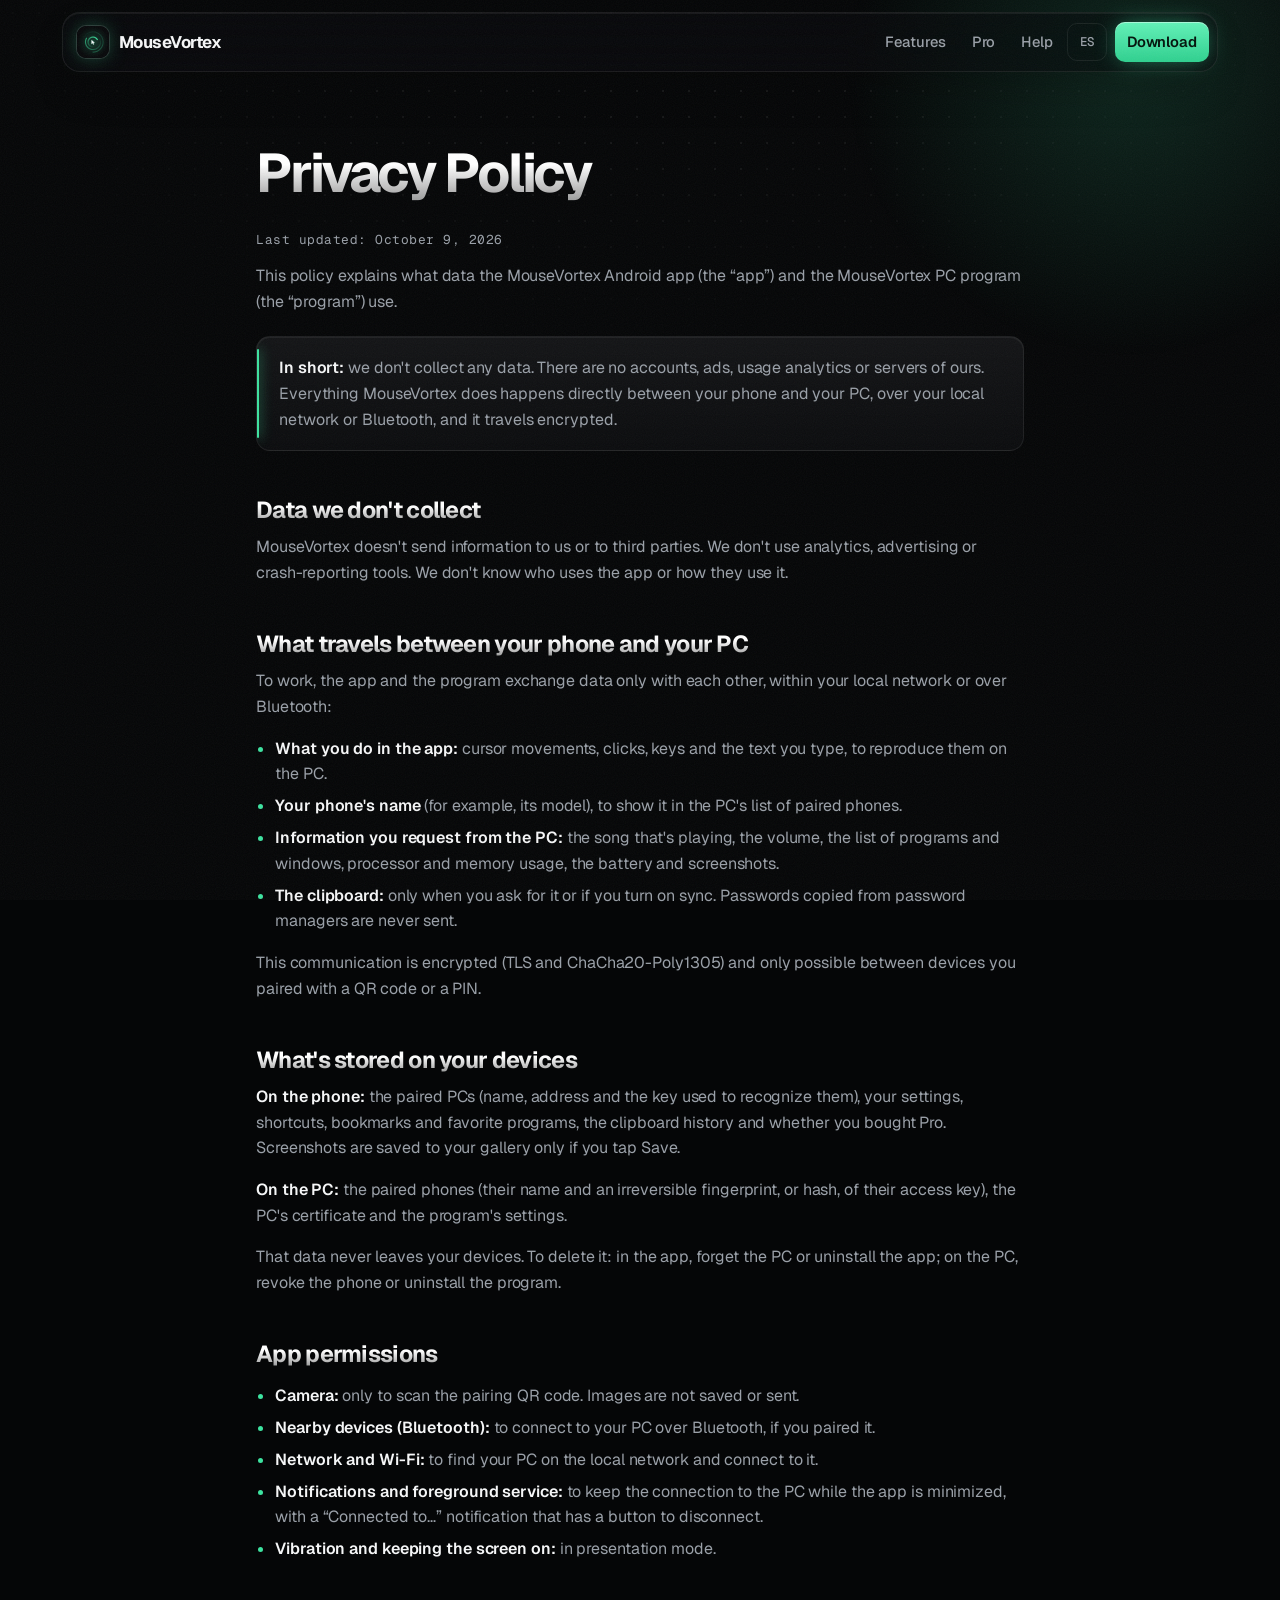
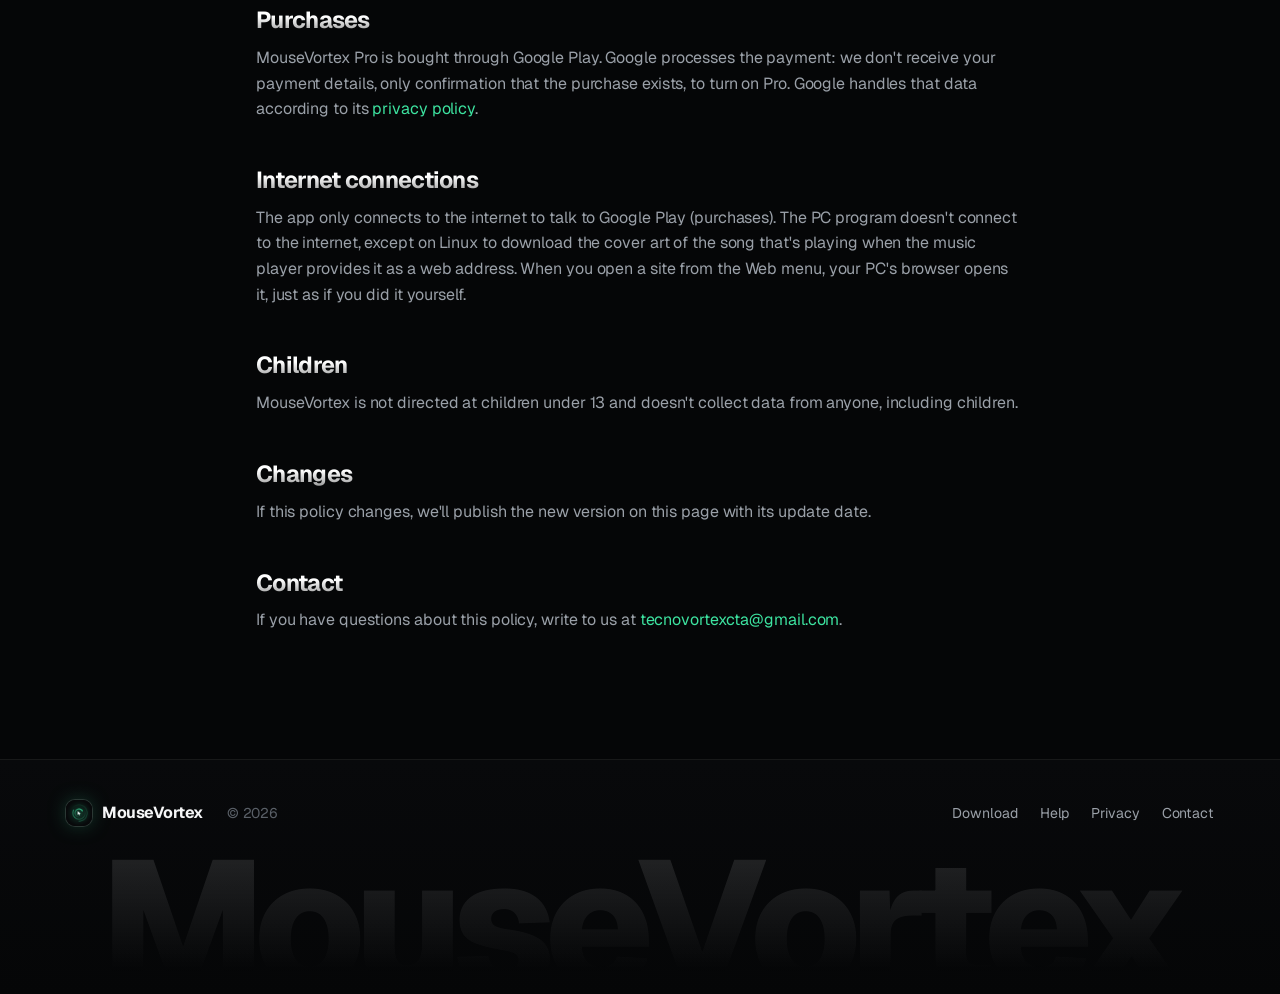
<file: en/privacy.html>
<!doctype html>
<html lang="en" class="no-js">
<head>
  <meta charset="utf-8">
  <meta name="viewport" content="width=device-width, initial-scale=1">
  <title>MouseVortex Privacy Policy</title>
  <meta name="description" content="What data MouseVortex uses and what it doesn't. In short: we don't collect any data; everything stays between your phone and your PC.">
  <meta name="theme-color" content="#050607">
  <link rel="icon" href="../img/favicon.png">
  <link rel="alternate" hreflang="es" href="../privacidad.html">
  <link rel="preconnect" href="https://fonts.googleapis.com">
  <link rel="preconnect" href="https://fonts.gstatic.com" crossorigin>
  <link href="https://fonts.googleapis.com/css2?family=Geist:wght@400;500;600;700;800&family=Geist+Mono:wght@400;500;600&display=swap" rel="stylesheet">
  <link rel="stylesheet" href="../style.css">
  <script>
    document.documentElement.className = "";
    function vxShot(img) {
      var fallback = img.getAttribute("data-fallback");
      if (fallback) { img.removeAttribute("data-fallback"); img.src = fallback; return; }
      var target = img.getAttribute("data-remove");
      (target ? img.closest(target) : img).remove();
    }
  </script>
  <script src="../site.js" defer></script>
</head>
<body>
  <header class="top">
    <div class="wrap">
      <a class="brand" href="./"><img src="../img/icon.png" alt=""><span>MouseVortex</span></a>
      <nav class="nav">
        <a class="hide-sm" href="./#features">Features</a>
        <a class="hide-sm" href="./#pro">Pro</a>
        <a href="help.html">Help</a>
        <a class="lang" href="../privacidad.html" lang="es">ES</a>
        <a class="get" href="download.html">Download</a>
      </nav>
    </div>
  </header>

  <main class="page">
    <div class="wrap">
      <h1>Privacy Policy</h1>
      <p class="updated">Last updated: October 9, 2026</p>

      <p>This policy explains what data the MouseVortex Android app (the “app”) and the MouseVortex PC program (the “program”) use.</p>

      <div class="note">
        <p><strong>In short:</strong> we don't collect any data. There are no accounts, ads, usage analytics or servers of ours. Everything MouseVortex does happens directly between your phone and your PC, over your local network or Bluetooth, and it travels encrypted.</p>
      </div>

      <h2>Data we don't collect</h2>
      <p>MouseVortex doesn't send information to us or to third parties. We don't use analytics, advertising or crash-reporting tools. We don't know who uses the app or how they use it.</p>

      <h2>What travels between your phone and your PC</h2>
      <p>To work, the app and the program exchange data only with each other, within your local network or over Bluetooth:</p>
      <ul>
        <li><strong>What you do in the app:</strong> cursor movements, clicks, keys and the text you type, to reproduce them on the PC.</li>
        <li><strong>Your phone's name</strong> (for example, its model), to show it in the PC's list of paired phones.</li>
        <li><strong>Information you request from the PC:</strong> the song that's playing, the volume, the list of programs and windows, processor and memory usage, the battery and screenshots.</li>
        <li><strong>The clipboard:</strong> only when you ask for it or if you turn on sync. Passwords copied from password managers are never sent.</li>
      </ul>
      <p>This communication is encrypted (TLS and ChaCha20-Poly1305) and only possible between devices you paired with a QR code or a PIN.</p>

      <h2>What's stored on your devices</h2>
      <p><strong>On the phone:</strong> the paired PCs (name, address and the key used to recognize them), your settings, shortcuts, bookmarks and favorite programs, the clipboard history and whether you bought Pro. Screenshots are saved to your gallery only if you tap Save.</p>
      <p><strong>On the PC:</strong> the paired phones (their name and an irreversible fingerprint, or hash, of their access key), the PC's certificate and the program's settings.</p>
      <p>That data never leaves your devices. To delete it: in the app, forget the PC or uninstall the app; on the PC, revoke the phone or uninstall the program.</p>

      <h2>App permissions</h2>
      <ul>
        <li><strong>Camera:</strong> only to scan the pairing QR code. Images are not saved or sent.</li>
        <li><strong>Nearby devices (Bluetooth):</strong> to connect to your PC over Bluetooth, if you paired it.</li>
        <li><strong>Network and Wi-Fi:</strong> to find your PC on the local network and connect to it.</li>
        <li><strong>Notifications and foreground service:</strong> to keep the connection to the PC while the app is minimized, with a “Connected to…” notification that has a button to disconnect.</li>
        <li><strong>Vibration and keeping the screen on:</strong> in presentation mode.</li>
      </ul>

      <h2>Purchases</h2>
      <p>MouseVortex Pro is bought through Google Play. Google processes the payment: we don't receive your payment details, only confirmation that the purchase exists, to turn on Pro. Google handles that data according to its <a href="https://policies.google.com/privacy">privacy policy</a>.</p>

      <h2>Internet connections</h2>
      <p>The app only connects to the internet to talk to Google Play (purchases). The PC program doesn't connect to the internet, except on Linux to download the cover art of the song that's playing when the music player provides it as a web address. When you open a site from the Web menu, your PC's browser opens it, just as if you did it yourself.</p>

      <h2>Children</h2>
      <p>MouseVortex is not directed at children under 13 and doesn't collect data from anyone, including children.</p>

      <h2>Changes</h2>
      <p>If this policy changes, we'll publish the new version on this page with its update date.</p>

      <h2>Contact</h2>
      <p>If you have questions about this policy, write to us at <a href="mailto:tecnovortexcta@gmail.com">tecnovortexcta@gmail.com</a>.</p>
    </div>
  </main>

  <footer>
    <div class="wrap">
      <a class="brand" href="./"><img src="../img/icon.png" alt=""><span>MouseVortex</span></a>
      <span>© 2026</span>
      <nav>
        <a href="download.html">Download</a>
        <a href="help.html">Help</a>
        <a href="privacy.html">Privacy</a>
        <a href="mailto:tecnovortexcta@gmail.com">Contact</a>
      </nav>
    </div>
  </footer>
</body>
</html>
</file>
<file: style.css>
/* MouseVortex — oscuro premium. El verde es el de la app (mobile/lib/ui/theme.dart). */
@property --spin {
  syntax: "<angle>";
  initial-value: 0deg;
  inherits: false;
}

:root {
  --bg: #050607;
  --bg-2: #08090b;
  --surface: #0e1013;
  --surface-high: #17191d;
  --glass: linear-gradient(180deg, rgba(255, 255, 255, 0.045), rgba(255, 255, 255, 0.012));
  --border: rgba(255, 255, 255, 0.075);
  --border-strong: rgba(255, 255, 255, 0.13);
  --highlight: inset 0 1px 0 rgba(255, 255, 255, 0.06);
  --text: #f5f6f7;
  --text-2: #9aa0a8;
  --muted: #5a6068;
  --accent: #3de3a0;
  --accent-2: #8af7cc;
  --accent-3: #2bd4c8;
  --accent-dim: rgba(61, 227, 160, 0.12);
  --accent-line: rgba(61, 227, 160, 0.32);
  --on-accent: #03140c;
  --radius: 18px;
  --max: 1180px;
  --sans: "Geist", system-ui, -apple-system, "Segoe UI", sans-serif;
  --mono: "Geist Mono", ui-monospace, "Cascadia Code", Consolas, monospace;
}

* { box-sizing: border-box; }

/* Nada se sale por los costados: en celular el body solo no alcanza. */
html { scroll-behavior: smooth; overflow-x: clip; }

body {
  margin: 0;
  background: var(--bg);
  color: var(--text);
  font-family: var(--sans);
  font-size: 16px;
  line-height: 1.6;
  letter-spacing: -0.006em;
  -webkit-font-smoothing: antialiased;
  overflow-x: hidden;
  overflow-x: clip;
}

/* Puntos de fondo, como una placa de circuito, que se apagan hacia abajo. */
body::before {
  content: "";
  position: fixed;
  inset: 0;
  z-index: -1;
  background-image: radial-gradient(rgba(255, 255, 255, 0.075) 1px, transparent 1.2px);
  background-size: 26px 26px;
  mask-image: radial-gradient(ellipse 80% 55% at 50% 0%, #000 20%, transparent 75%);
  -webkit-mask-image: radial-gradient(ellipse 80% 55% at 50% 0%, #000 20%, transparent 75%);
  pointer-events: none;
}
/* Grano fino encima de todo: le quita lo "plano" a los degradados. */
body::after {
  content: "";
  position: fixed;
  inset: 0;
  z-index: 100;
  pointer-events: none;
  opacity: 0.05;
  background-image: url("data:image/svg+xml,%3Csvg xmlns='http://www.w3.org/2000/svg' width='160' height='160'%3E%3Cfilter id='n'%3E%3CfeTurbulence type='fractalNoise' baseFrequency='0.9' numOctaves='2' stitchTiles='stitch'/%3E%3C/filter%3E%3Crect width='100%25' height='100%25' filter='url(%23n)'/%3E%3C/svg%3E");
}

::selection { background: rgba(61, 227, 160, 0.3); color: #fff; }

a { color: var(--accent); text-decoration: none; }
a:hover { text-decoration: underline; text-underline-offset: 3px; }

h1, h2, h3 { line-height: 1.08; margin: 0 0 0.5em; letter-spacing: -0.04em; font-weight: 700; }
/* Títulos en blanco que se apaga hacia abajo, como metal. */
h1, h2 {
  background: linear-gradient(180deg, #ffffff 35%, rgba(255, 255, 255, 0.58));
  -webkit-background-clip: text;
  background-clip: text;
  color: transparent;
}
h1 { font-size: clamp(2.6rem, 6.4vw, 4.8rem); letter-spacing: -0.05em; }
h2 { font-size: clamp(1.9rem, 4.2vw, 3rem); }
h3 { font-size: 1.1rem; font-weight: 600; letter-spacing: -0.02em; }
p { margin: 0 0 1em; }

.wrap { max-width: var(--max); margin: 0 auto; padding: 0 16px; }

.glow-text {
  background: linear-gradient(100deg, var(--accent) 10%, var(--accent-2) 35%, var(--accent-3) 60%, var(--accent) 90%);
  background-size: 220% auto;
  -webkit-background-clip: text;
  background-clip: text;
  color: transparent;
  animation: shine 7s linear infinite;
}
@keyframes shine { to { background-position: -220% center; } }

/* Etiqueta en monoespaciada sobre cada sección: "01 · Funciones". */
[data-kicker]::before {
  content: attr(data-kicker);
  display: inline-flex;
  align-items: center;
  gap: 10px;
  margin-bottom: 18px;
  font-family: var(--mono);
  font-size: 0.74rem;
  font-weight: 500;
  letter-spacing: 0.16em;
  text-transform: uppercase;
  color: var(--accent);
  padding: 5px 12px;
  border-radius: 999px;
  border: 1px solid var(--accent-line);
  background: rgba(61, 227, 160, 0.06);
}


/* ---------- Cabecera flotante ---------- */
.top {
  position: sticky;
  top: 12px;
  z-index: 20;
  margin-top: 12px;
  padding: 0 12px;
}
.top .wrap {
  display: flex;
  align-items: center;
  gap: 16px;
  height: 60px;
  max-width: calc(var(--max) - 24px);
  padding: 0 8px 0 14px;
  border-radius: 18px;
  background: rgba(10, 11, 13, 0.62);
  backdrop-filter: blur(18px) saturate(160%);
  -webkit-backdrop-filter: blur(18px) saturate(160%);
  border: 1px solid var(--border);
  box-shadow: var(--highlight), 0 20px 50px -24px rgba(0, 0, 0, 0.9);
}
.brand { display: flex; align-items: center; gap: 10px; color: var(--text); font-weight: 700; font-size: 1.05rem; letter-spacing: -0.03em; }
.brand:hover { text-decoration: none; }
.brand img { width: 32px; height: 32px; border-radius: 9px; box-shadow: 0 0 0 1px var(--border-strong), 0 0 22px -6px rgba(61, 227, 160, 0.7); }
.nav { display: flex; gap: 2px; margin-left: auto; align-items: center; }
.nav a { color: var(--text-2); padding: 8px 12px; border-radius: 10px; font-size: 0.92rem; font-weight: 500; transition: color 0.2s, background 0.2s; }
.nav a:hover, .nav a[aria-current="page"] { color: var(--text); background: rgba(255, 255, 255, 0.05); text-decoration: none; }
.nav .lang { font-family: var(--mono); font-size: 0.78rem; border: 1px solid var(--border); }
.nav .get {
  margin-left: 6px;
  color: var(--on-accent);
  font-weight: 600;
  background: linear-gradient(180deg, #62f2b8, #2fd08f);
  box-shadow: inset 0 1px 0 rgba(255, 255, 255, 0.45), 0 0 24px -6px rgba(61, 227, 160, 0.7);
}
.nav .get:hover { color: var(--on-accent); background: linear-gradient(180deg, #8af7cc, #3de3a0); }

@media (max-width: 720px) {
  .nav .hide-sm { display: none; }
}
@media (max-width: 420px) {
  .brand span { display: none; }
}

/* ---------- Botones ---------- */
.btn {
  position: relative;
  display: inline-flex;
  align-items: center;
  gap: 12px;
  padding: 13px 22px 13px 18px;
  border-radius: 14px;
  font-weight: 600;
  font-size: 1rem;
  letter-spacing: -0.01em;
  border: 1px solid var(--border-strong);
  background: var(--glass), rgba(14, 16, 19, 0.7);
  color: var(--text);
  box-shadow: var(--highlight);
  transition: transform 0.2s, box-shadow 0.25s, border-color 0.25s;
}
.btn:hover { text-decoration: none; transform: translateY(-2px); border-color: rgba(255, 255, 255, 0.22); }
.btn svg { width: 22px; height: 22px; flex: none; }
.btn.primary {
  color: var(--on-accent);
  border-color: transparent;
  background: linear-gradient(180deg, #66f3bb 0%, #3de3a0 45%, #27c987 100%);
  box-shadow: inset 0 1px 0 rgba(255, 255, 255, 0.5), inset 0 -2px 0 rgba(0, 0, 0, 0.12), 0 12px 40px -12px rgba(61, 227, 160, 0.8);
}
.btn.primary:hover { box-shadow: inset 0 1px 0 rgba(255, 255, 255, 0.5), inset 0 -2px 0 rgba(0, 0, 0, 0.12), 0 16px 56px -10px rgba(61, 227, 160, 0.95); }
.btn small { display: block; font-family: var(--mono); font-weight: 500; font-size: 0.64rem; letter-spacing: 0.08em; text-transform: uppercase; opacity: 0.7; line-height: 1.3; }
.btn .label { line-height: 1.25; text-align: left; }
.actions { display: flex; flex-wrap: wrap; gap: 12px; margin-top: 32px; }

/* ---------- Hero ---------- */
.hero { position: relative; overflow: hidden; padding: 84px 0 110px; }
/* Haz de luz verde desde arriba. */
.hero::before {
  content: "";
  position: absolute;
  inset: -20% -10% auto;
  height: 900px;
  pointer-events: none;
  background:
    radial-gradient(ellipse 34% 55% at 72% 0%, rgba(61, 227, 160, 0.22), transparent 70%),
    radial-gradient(ellipse 22% 40% at 64% 0%, rgba(43, 212, 200, 0.12), transparent 70%),
    radial-gradient(ellipse 30% 30% at 10% 90%, rgba(61, 227, 160, 0.06), transparent 70%);
}
/* Línea de horizonte. */
.hero::after {
  content: "";
  position: absolute;
  left: 0;
  right: 0;
  bottom: 0;
  height: 1px;
  background: linear-gradient(90deg, transparent, rgba(61, 227, 160, 0.45) 50%, transparent);
}
.hero .wrap { display: grid; grid-template-columns: 1.05fr 0.95fr; gap: 40px; align-items: center; position: relative; z-index: 1; }
.hero .lead { font-size: 1.16rem; color: var(--text-2); max-width: 31em; }
.badges { display: flex; flex-wrap: wrap; gap: 10px 22px; margin-top: 28px; color: var(--text-2); font-family: var(--mono); font-size: 0.78rem; letter-spacing: 0.04em; }
.badges span { display: inline-flex; align-items: center; gap: 8px; }
.badges span::before { content: ""; width: 16px; height: 16px; border-radius: 5px; border: 1px solid var(--accent-line); background: var(--accent-dim) url("data:image/svg+xml,%3Csvg xmlns='http://www.w3.org/2000/svg' viewBox='0 0 16 16'%3E%3Cpath d='M4.5 8.2 7 10.5l4.5-5' fill='none' stroke='%233de3a0' stroke-width='2' stroke-linecap='round' stroke-linejoin='round'/%3E%3C/svg%3E") center / 14px no-repeat; }

.hero-visual { position: relative; height: 620px; display: grid; place-items: center; perspective: 1400px; }
/* Esquinas de visor alrededor de los celulares. */
.hero-visual::before {
  --c: rgba(255, 255, 255, 0.22);
  content: "";
  position: absolute;
  inset: 16px 4%;
  pointer-events: none;
  background:
    linear-gradient(var(--c), var(--c)) top left / 22px 1px no-repeat,
    linear-gradient(var(--c), var(--c)) top left / 1px 22px no-repeat,
    linear-gradient(var(--c), var(--c)) top right / 22px 1px no-repeat,
    linear-gradient(var(--c), var(--c)) top right / 1px 22px no-repeat,
    linear-gradient(var(--c), var(--c)) bottom left / 22px 1px no-repeat,
    linear-gradient(var(--c), var(--c)) bottom left / 1px 22px no-repeat,
    linear-gradient(var(--c), var(--c)) bottom right / 22px 1px no-repeat,
    linear-gradient(var(--c), var(--c)) bottom right / 1px 22px no-repeat;
}
/* Reflejo verde en el "piso", debajo de los celulares. */
.hero-visual::after {
  content: "";
  position: absolute;
  left: 18%;
  right: 18%;
  bottom: 22px;
  height: 60px;
  border-radius: 50%;
  background: radial-gradient(ellipse, rgba(61, 227, 160, 0.4), transparent 70%);
  filter: blur(14px);
  pointer-events: none;
}
.hero-visual .rings { position: absolute; width: 640px; height: 640px; max-width: 150%; left: 50%; top: 50%; transform: translate(-50%, -50%); pointer-events: none; }
.rings circle { fill: none; stroke-linecap: round; transform-box: fill-box; transform-origin: center; }
.rings .r1 { animation: spin 38s linear infinite; }
.rings .r2 { animation: spin 26s linear infinite reverse; }
.rings .r3 { animation: spin 18s linear infinite; }
@keyframes spin { to { transform: rotate(360deg); } }

.hero-visual .stack { position: relative; z-index: 1; transform-style: preserve-3d; transition: transform 0.4s ease-out; }
/* Derecho: una captura girada pierde nitidez en el texto. */
.hero-visual .device.front { position: relative; z-index: 2; }
.hero-visual .device.back { position: absolute; z-index: 1; left: 150px; top: 60px; --w: 230px; transform: rotate(8deg); opacity: 0.9; filter: saturate(0.9) brightness(0.8); }

.chip {
  position: absolute;
  z-index: 3;
  display: flex;
  align-items: center;
  gap: 10px;
  padding: 10px 14px 10px 10px;
  border-radius: 14px;
  background: var(--glass), rgba(12, 14, 17, 0.78);
  border: 1px solid var(--border-strong);
  backdrop-filter: blur(12px);
  -webkit-backdrop-filter: blur(12px);
  box-shadow: var(--highlight), 0 24px 50px -20px rgba(0, 0, 0, 0.95);
  font-size: 0.85rem;
  font-weight: 600;
  white-space: nowrap;
  animation: float 6s ease-in-out infinite;
}
.chip small { display: block; font-family: var(--mono); font-weight: 400; color: var(--text-2); font-size: 0.68rem; letter-spacing: 0.03em; }
.chip .dot { width: 32px; height: 32px; border-radius: 10px; display: grid; place-items: center; background: var(--accent-dim); border: 1px solid var(--accent-line); color: var(--accent); flex: none; }
.chip .dot svg { width: 17px; height: 17px; }
.chip.c1 { left: -10px; top: 90px; }
.chip.c2 { right: -6px; top: 250px; animation-delay: -2s; }
.chip.c3 { left: 10px; bottom: 80px; animation-delay: -4s; }
@keyframes float { 50% { transform: translateY(-10px); } }

@media (max-width: 920px) {
  .hero { padding: 44px 0 48px; }
  .hero .wrap { grid-template-columns: 1fr; }
  .hero-visual { height: 580px; margin-top: 10px; }
  .chip.c1 { left: 0; }
  .chip.c2 { right: 0; }
}
@media (max-width: 480px) {
  .hero-visual { height: 520px; }
  .hero-visual .device.front { --w: 230px; }
  .hero-visual .device.back { --w: 190px; left: 90px; top: 50px; }
  .chip { font-size: 0.78rem; padding: 8px 10px 8px 8px; }
  .chip .dot { width: 26px; height: 26px; }
  .chip.c3 { display: none; }
}

/* ---------- Celular (marco propio; adentro va la captura real) ---------- */
.device {
  --w: 270px;
  position: relative;
  width: var(--w);
  aspect-ratio: 9 / 19.5;
  border-radius: calc(var(--w) * 0.155);
  padding: calc(var(--w) * 0.035);
  background: linear-gradient(150deg, #34383f 0%, #14161a 40%, #0a0b0d 100%);
  box-shadow:
    inset 0 0 0 1px rgba(255, 255, 255, 0.16),
    inset 0 0 0 4px #040506,
    0 60px 100px -30px rgba(0, 0, 0, 0.95),
    0 0 90px -30px rgba(61, 227, 160, 0.5);
  flex: none;
}
/* Botones laterales */
.device::before, .device::after {
  content: "";
  position: absolute;
  right: -3px;
  width: 3px;
  border-radius: 0 3px 3px 0;
  background: linear-gradient(90deg, #1a1d22, #3a3f47);
}
.device::before { top: 22%; height: 9%; }
.device::after { top: 34%; height: 15%; }
.device-screen {
  position: relative;
  height: 100%;
  border-radius: calc(var(--w) * 0.12);
  overflow: hidden;
  background: var(--bg);
}
/* Cámara perforada */
.device-screen::after {
  content: "";
  position: absolute;
  z-index: 3;
  top: calc(var(--w) * 0.03);
  left: 50%;
  width: calc(var(--w) * 0.04);
  height: calc(var(--w) * 0.04);
  transform: translateX(-50%);
  border-radius: 50%;
  background: radial-gradient(circle at 35% 35%, #2a3140, #000 60%);
}
/* Reflejo del vidrio */
.device-screen::before {
  content: "";
  position: absolute;
  z-index: 2;
  inset: 0;
  background: linear-gradient(115deg, rgba(255, 255, 255, 0.08) 0%, transparent 30%);
  pointer-events: none;
}
.device-screen .shot {
  position: absolute;
  z-index: 1;
  inset: 0;
  width: 100%;
  height: 100%;
  object-fit: cover;
  object-position: top center;
}

.device.landscape { --w: 560px; width: min(var(--w), 100%); aspect-ratio: 19.5 / 9; border-radius: 9% / 19.5%; padding: 1.6%; }
.device.landscape::before { top: auto; bottom: -3px; right: 22%; width: 9%; height: 3px; border-radius: 0 0 3px 3px; }
.device.landscape::after { top: auto; bottom: -3px; right: 34%; width: 15%; height: 3px; border-radius: 0 0 3px 3px; }
.device.landscape .device-screen { border-radius: 7% / 15%; }
.device.landscape .device-screen::after { top: 50%; left: 1.4%; width: 1.4%; height: auto; aspect-ratio: 1; transform: translateY(-50%); }

/* Pantalla dibujada: se ve hasta que pongas la captura real. */
.mock { position: absolute; inset: 0; display: flex; flex-direction: column; padding: 12% 5% 5%; gap: 4%; }
.mock .status { display: flex; align-items: center; gap: 6px; font-size: 0.68rem; color: var(--text-2); font-weight: 600; }
.mock .status i { width: 7px; height: 7px; border-radius: 50%; background: var(--accent); box-shadow: 0 0 8px var(--accent); }
.mock .pad { flex: 1; border-radius: 18px; background: var(--surface); border: 1px solid var(--border); position: relative; overflow: hidden; }
.mock .pad .trail {
  position: absolute;
  inset: 0;
  background:
    radial-gradient(circle at 62% 44%, rgba(61, 227, 160, 0.95) 0 6px, transparent 7px),
    radial-gradient(circle at 62% 44%, rgba(61, 227, 160, 0.22) 0 24px, transparent 25px);
  animation: drift 7s ease-in-out infinite;
}
@keyframes drift {
  0%, 100% { transform: translate(0, 0); }
  30% { transform: translate(-30%, 18%); }
  60% { transform: translate(-8%, -22%); }
}
.mock .pad .bar { position: absolute; right: 6%; top: 6%; bottom: 6%; width: 4px; border-radius: 4px; background: var(--surface-high); }
.mock .clicks { display: grid; grid-template-columns: 1fr 0.45fr 1fr; gap: 6px; height: 8%; }
.mock .clicks span { border-radius: 12px; background: var(--surface-high); border: 1px solid var(--border); }
.mock .dock { display: grid; grid-template-columns: repeat(5, 1fr); gap: 6px; padding: 6px; background: var(--surface); border-radius: 14px; }
.mock .dock span { height: 22px; border-radius: 8px; background: var(--surface-high); }
.mock .dock span.on { background: var(--accent); box-shadow: 0 0 14px -2px rgba(61, 227, 160, 0.7); }
.mock.keys .pad { flex: none; height: 30%; }
.mock .kb { flex: 1; display: grid; grid-template-columns: repeat(10, 1fr); gap: 4px; align-content: end; }
.mock .kb span { height: 26px; border-radius: 6px; background: var(--surface-high); }
.mock.wide { padding: 4% 4% 4% 5%; }
.mock.wide .kb { grid-template-columns: repeat(15, 1fr); align-content: stretch; }
.mock.wide .kb span { height: auto; }

/* ---------- Franja "funciona con" ---------- */
.marquee { position: relative; border-bottom: 1px solid var(--border); padding: 26px 0; overflow: hidden; }
.marquee p { text-align: center; color: var(--muted); font-family: var(--mono); font-size: 0.7rem; letter-spacing: 0.22em; text-transform: uppercase; margin-bottom: 14px; }
.marquee-track { display: flex; gap: 0; width: max-content; animation: scroll 44s linear infinite; mask-image: linear-gradient(90deg, transparent, #000 12%, #000 88%, transparent); -webkit-mask-image: linear-gradient(90deg, transparent, #000 12%, #000 88%, transparent); }
.marquee-track span { color: var(--text-2); font-weight: 600; font-size: 1.02rem; letter-spacing: -0.02em; white-space: nowrap; opacity: 0.7; display: inline-flex; align-items: center; }
.marquee-track span::after { content: ""; width: 4px; height: 4px; margin: 0 26px; border-radius: 1px; background: var(--accent); opacity: 0.6; transform: rotate(45deg); }
@keyframes scroll { to { transform: translateX(-50%); } }

/* ---------- Secciones ---------- */
section { padding: 120px 0; position: relative; }
/* Separador: una línea de luz en el centro, con un halo tenue debajo. */
section.alt::before {
  content: "";
  position: absolute;
  top: 0;
  left: 50%;
  width: min(900px, 90%);
  height: 1px;
  transform: translateX(-50%);
  background: linear-gradient(90deg, transparent, rgba(255, 255, 255, 0.18), transparent);
}
section.alt::after {
  content: "";
  position: absolute;
  top: 0;
  left: 50%;
  width: min(700px, 80%);
  height: 160px;
  transform: translateX(-50%);
  background: radial-gradient(ellipse 50% 100% at 50% 0%, rgba(61, 227, 160, 0.09), transparent 70%);
  pointer-events: none;
}
.section-head { max-width: 700px; margin-bottom: 56px; }
.section-head.center { margin-inline: auto; text-align: center; }
.section-head p { color: var(--text-2); font-size: 1.08rem; }
.section-head h2 { margin-bottom: 0.35em; }

/* Números: un solo panel dividido por líneas finas. */
.stats { display: grid; grid-template-columns: repeat(4, 1fr); gap: 1px; background: var(--border); border: 1px solid var(--border); border-radius: 20px; overflow: hidden; box-shadow: 0 30px 60px -40px rgba(0, 0, 0, 0.9); }
@media (max-width: 760px) { .stats { grid-template-columns: repeat(2, 1fr); } }
.stat { padding: 26px 24px; background: var(--glass), var(--bg-2); }
.stat b {
  display: block;
  font-family: var(--mono);
  font-size: clamp(2rem, 4.4vw, 2.8rem);
  font-weight: 500;
  letter-spacing: -0.04em;
  line-height: 1.1;
  margin-bottom: 6px;
  background: linear-gradient(180deg, var(--accent-2), var(--accent));
  -webkit-background-clip: text;
  background-clip: text;
  color: transparent;
}
.stat span { color: var(--text-2); font-size: 0.9rem; }

/* Pasos */
.steps { counter-reset: step; display: grid; grid-template-columns: repeat(auto-fit, minmax(240px, 1fr)); gap: 16px; padding: 0; margin: 0; list-style: none; }
.steps li {
  counter-increment: step;
  position: relative;
  overflow: hidden;
  padding: 26px;
  border-radius: var(--radius);
  background: var(--glass), var(--bg-2);
  border: 1px solid var(--border);
  box-shadow: var(--highlight);
  color: var(--text-2);
}
.steps li::before {
  content: "0" counter(step);
  display: inline-block;
  margin-bottom: 18px;
  padding: 4px 10px;
  border-radius: 8px;
  font-family: var(--mono);
  font-size: 0.78rem;
  font-weight: 500;
  letter-spacing: 0.08em;
  color: var(--accent);
  background: var(--accent-dim);
  border: 1px solid var(--accent-line);
}
/* Línea de luz arriba de cada paso. */
.steps li::after { content: ""; position: absolute; top: 0; left: 24px; right: 24px; height: 1px; background: linear-gradient(90deg, transparent, rgba(61, 227, 160, 0.5), transparent); }
.steps li strong { color: var(--text); display: block; margin-bottom: 6px; font-size: 1.05rem; font-weight: 600; letter-spacing: -0.02em; }

/* Funciones con captura */
.showcase { display: grid; gap: 140px; }
.feature { display: grid; grid-template-columns: 1fr 1fr; gap: 72px; align-items: center; }
.feature.flip .feature-media { order: 2; }
.feature-media { position: relative; display: grid; place-items: center; min-height: 420px; }
/* "Escenario": un panel con cuadrícula del que el celular sobresale arriba y abajo. */
.feature-media::before {
  content: "";
  position: absolute;
  width: min(440px, 100%);
  height: 76%;
  border-radius: 28px;
  border: 1px solid var(--border);
  background:
    radial-gradient(circle at 50% 45%, rgba(61, 227, 160, 0.2), transparent 62%),
    linear-gradient(rgba(255, 255, 255, 0.035) 1px, transparent 1px) 0 0 / 28px 28px,
    linear-gradient(90deg, rgba(255, 255, 255, 0.035) 1px, transparent 1px) 0 0 / 28px 28px,
    var(--bg-2);
  box-shadow: var(--highlight), 0 40px 80px -50px rgba(0, 0, 0, 0.9);
}
/* Esquinas de visor en verde. */
.feature-media::after {
  --c: rgba(61, 227, 160, 0.7);
  content: "";
  position: absolute;
  width: calc(min(440px, 100%) - 20px);
  height: calc(76% - 20px);
  pointer-events: none;
  background:
    linear-gradient(var(--c), var(--c)) top left / 16px 1.5px no-repeat,
    linear-gradient(var(--c), var(--c)) top left / 1.5px 16px no-repeat,
    linear-gradient(var(--c), var(--c)) top right / 16px 1.5px no-repeat,
    linear-gradient(var(--c), var(--c)) top right / 1.5px 16px no-repeat,
    linear-gradient(var(--c), var(--c)) bottom left / 16px 1.5px no-repeat,
    linear-gradient(var(--c), var(--c)) bottom left / 1.5px 16px no-repeat,
    linear-gradient(var(--c), var(--c)) bottom right / 16px 1.5px no-repeat,
    linear-gradient(var(--c), var(--c)) bottom right / 1.5px 16px no-repeat;
}
.feature-media .device { z-index: 1; }
.feature-text h2 { font-size: clamp(1.8rem, 3.4vw, 2.6rem); }
.feature-text > p { color: var(--text-2); font-size: 1.08rem; }
.feature-text ul { list-style: none; padding: 0; margin: 24px 0 0; display: grid; gap: 0; border-top: 1px solid var(--border); }
.feature-text li { display: flex; gap: 12px; color: var(--text-2); padding: 12px 0; border-bottom: 1px solid var(--border); }
.feature-text li::before { content: ""; flex: none; margin-top: 3px; width: 18px; height: 18px; border-radius: 5px; border: 1px solid var(--accent-line); background: var(--accent-dim) url("data:image/svg+xml,%3Csvg xmlns='http://www.w3.org/2000/svg' viewBox='0 0 16 16'%3E%3Cpath d='M4.5 8.2 7 10.5l4.5-5' fill='none' stroke='%233de3a0' stroke-width='2' stroke-linecap='round' stroke-linejoin='round'/%3E%3C/svg%3E") center / 14px no-repeat; }
.feature-text li strong { color: var(--text); font-weight: 600; }
.feature.wide { grid-template-columns: 1fr; text-align: center; gap: 48px; }
.feature.wide .feature-text { max-width: 660px; margin: 0 auto; }
.feature.wide .feature-text ul { justify-content: center; grid-template-columns: repeat(auto-fit, minmax(200px, max-content)); gap: 0 28px; text-align: left; border-top: 0; }
.feature.wide .feature-text li { border-bottom: 0; }
.feature.wide .feature-media { min-height: 0; padding: 48px 0; }
.feature.wide .feature-media::before { width: min(760px, 100%); height: 100%; }
.feature.wide .feature-media::after { width: calc(min(760px, 100%) - 20px); height: calc(100% - 20px); }

@media (max-width: 860px) {
  .showcase { gap: 96px; }
  .feature { grid-template-columns: 1fr; gap: 36px; }
  .feature.flip .feature-media { order: 0; }
  .feature-media { min-height: 0; padding: 20px 0; }
  .feature-media .device:not(.landscape) { --w: 240px; }
  .feature.wide .feature-media { padding: 24px 12px; }
}

.tag { display: inline-block; font-family: var(--mono); font-size: 0.66rem; font-weight: 500; letter-spacing: 0.12em; padding: 3px 8px; border-radius: 6px; vertical-align: 3px; }
.tag.pro { background: var(--accent-dim); color: var(--accent); border: 1px solid var(--accent-line); }
.tag.free { background: rgba(255, 255, 255, 0.04); color: var(--text-2); border: 1px solid var(--border-strong); }
.feature-text .tag { margin-bottom: 16px; }

/* Tarjetas */
.grid { display: grid; grid-template-columns: repeat(auto-fill, minmax(min(300px, 100%), 1fr)); gap: 16px; }
.card {
  position: relative;
  overflow: hidden;
  padding: 26px;
  border-radius: var(--radius);
  background: var(--glass), var(--bg-2);
  border: 1px solid var(--border);
  box-shadow: var(--highlight);
  transition: transform 0.25s, border-color 0.25s, box-shadow 0.25s;
}
/* Luz que sigue al mouse (site.js pone --mx y --my). */
.card::before {
  content: "";
  position: absolute;
  inset: 0;
  background: radial-gradient(360px circle at var(--mx, 50%) var(--my, -40%), rgba(61, 227, 160, 0.13), transparent 60%);
  opacity: 0;
  transition: opacity 0.3s;
  pointer-events: none;
}
.card:hover { transform: translateY(-4px); border-color: var(--accent-line); box-shadow: var(--highlight), 0 30px 60px -36px rgba(61, 227, 160, 0.55); }
.card:hover::before { opacity: 1; }
.card p { color: var(--text-2); margin: 0; font-size: 0.95rem; }
.card .icon {
  width: 44px;
  height: 44px;
  border-radius: 12px;
  display: grid;
  place-items: center;
  margin-bottom: 18px;
  color: var(--accent);
  background: radial-gradient(circle at 50% 0%, rgba(61, 227, 160, 0.25), transparent 70%), var(--surface);
  border: 1px solid var(--border-strong);
  box-shadow: var(--highlight), 0 0 24px -8px rgba(61, 227, 160, 0.5);
}
.card .icon svg { width: 21px; height: 21px; }
.card h3 .tag { margin-left: 6px; }

/* Gratis vs Pro */
.plans { display: grid; grid-template-columns: 1fr 1.1fr; gap: 20px; align-items: stretch; max-width: 940px; margin: 0 auto; }
@media (max-width: 760px) { .plans { grid-template-columns: 1fr; } }
.plan { position: relative; padding: 34px; border-radius: 24px; background: var(--glass), var(--bg-2); border: 1px solid var(--border); box-shadow: var(--highlight); }
.plan h3 { font-size: 1.6rem; letter-spacing: -0.04em; }
.plan.pro {
  border: 1px solid transparent;
  background:
    radial-gradient(500px circle at 100% 0%, rgba(61, 227, 160, 0.14), transparent 60%) padding-box,
    linear-gradient(180deg, #0d1512, var(--bg-2) 60%) padding-box,
    conic-gradient(from var(--spin), rgba(61, 227, 160, 0.12), var(--accent), rgba(61, 227, 160, 0.12) 30%, rgba(61, 227, 160, 0.12) 70%, var(--accent-3), rgba(61, 227, 160, 0.12)) border-box;
  box-shadow: 0 40px 100px -50px rgba(61, 227, 160, 0.8);
  animation: border-spin 6s linear infinite;
}
@keyframes border-spin { to { --spin: 360deg; } }
.plan .ribbon { position: absolute; top: 26px; right: 26px; font-family: var(--mono); font-size: 0.66rem; font-weight: 500; letter-spacing: 0.12em; padding: 5px 10px; border-radius: 7px; background: var(--accent); color: var(--on-accent); box-shadow: 0 0 24px -4px rgba(61, 227, 160, 0.8); }
.plan .price { color: var(--text-2); font-family: var(--mono); font-size: 0.82rem; letter-spacing: 0.04em; text-transform: uppercase; margin-bottom: 22px; }
.plan ul { list-style: none; padding: 0; margin: 0; }
.plan li { padding: 11px 0 11px 30px; position: relative; border-top: 1px solid var(--border); color: var(--text-2); }
.plan li:first-child { border-top: 0; }
.plan li::before { content: ""; position: absolute; left: 0; top: 14px; width: 18px; height: 18px; border-radius: 5px; background: url("data:image/svg+xml,%3Csvg xmlns='http://www.w3.org/2000/svg' viewBox='0 0 16 16'%3E%3Cpath d='M4.5 8.2 7 10.5l4.5-5' fill='none' stroke='%239aa0a8' stroke-width='2' stroke-linecap='round' stroke-linejoin='round'/%3E%3C/svg%3E") center / 16px no-repeat; }
.plan.pro li { color: var(--text); }
.plan.pro li::before { background: var(--accent-dim) url("data:image/svg+xml,%3Csvg xmlns='http://www.w3.org/2000/svg' viewBox='0 0 16 16'%3E%3Cpath d='M4.5 8.2 7 10.5l4.5-5' fill='none' stroke='%233de3a0' stroke-width='2' stroke-linecap='round' stroke-linejoin='round'/%3E%3C/svg%3E") center / 14px no-repeat; border: 1px solid var(--accent-line); }

/* Seguridad */
.split { display: grid; grid-template-columns: 1fr 1fr; gap: 56px; align-items: center; }
@media (max-width: 760px) { .split { grid-template-columns: 1fr; } }
.checks { list-style: none; padding: 0; margin: 0; display: grid; gap: 12px; }
.checks li { display: flex; gap: 14px; padding: 18px 20px; border-radius: 16px; background: var(--glass), var(--bg-2); border: 1px solid var(--border); box-shadow: var(--highlight); color: var(--text-2); }
.checks li .icon { flex: none; width: 38px; height: 38px; border-radius: 11px; display: grid; place-items: center; background: var(--accent-dim); border: 1px solid var(--accent-line); color: var(--accent); }
.checks li .icon svg { width: 19px; height: 19px; }
.checks strong { color: var(--text); display: block; font-weight: 600; }
/* Escudo con ondas de radar detrás. */
.shield { position: relative; display: grid; place-items: center; min-height: 380px; }
.shield::before {
  content: "";
  position: absolute;
  width: min(480px, 100%);
  aspect-ratio: 1;
  border-radius: 50%;
  background: repeating-radial-gradient(circle, transparent 0 46px, rgba(61, 227, 160, 0.13) 47px 48px);
  mask-image: radial-gradient(circle, #000 25%, transparent 70%);
  -webkit-mask-image: radial-gradient(circle, #000 25%, transparent 70%);
}
.shield::after {
  content: "";
  position: absolute;
  width: min(480px, 100%);
  aspect-ratio: 1;
  border-radius: 50%;
  background: conic-gradient(from 0deg, rgba(61, 227, 160, 0.28), transparent 18%);
  mask-image: radial-gradient(circle, #000 20%, transparent 70%);
  -webkit-mask-image: radial-gradient(circle, #000 20%, transparent 70%);
  animation: spin 7s linear infinite;
}
.shield svg { position: relative; z-index: 1; width: min(300px, 76%); height: auto; filter: drop-shadow(0 0 40px rgba(61, 227, 160, 0.4)); }

/* CTA */
.cta { text-align: center; overflow: hidden; }
.cta .box {
  position: relative;
  overflow: hidden;
  padding: 80px 24px;
  border-radius: 32px;
  border: 1px solid var(--accent-line);
  background:
    radial-gradient(700px circle at 50% -10%, rgba(61, 227, 160, 0.26), transparent 65%),
    linear-gradient(rgba(255, 255, 255, 0.03) 1px, transparent 1px) 0 0 / 32px 32px,
    linear-gradient(90deg, rgba(255, 255, 255, 0.03) 1px, transparent 1px) 0 0 / 32px 32px,
    var(--bg-2);
  box-shadow: var(--highlight), 0 50px 120px -60px rgba(61, 227, 160, 0.7);
}
.cta .box::before { content: ""; position: absolute; top: 0; left: 15%; right: 15%; height: 1px; background: linear-gradient(90deg, transparent, var(--accent-2), transparent); }
.cta .box > * { position: relative; }
.cta .box img { width: 84px; height: 84px; border-radius: 22px; box-shadow: 0 0 0 1px var(--border-strong), 0 0 70px -8px rgba(61, 227, 160, 0.85); margin-bottom: 24px; }
.cta .actions { justify-content: center; }
.cta p { color: var(--text-2); }

/* Ventana de la PC (página de descarga) */
.window {
  border-radius: 14px;
  overflow: hidden;
  border: 1px solid var(--border-strong);
  background: var(--surface);
  box-shadow: 0 40px 90px -40px rgba(0, 0, 0, 0.9), 0 0 80px -40px rgba(61, 227, 160, 0.5);
  margin: 36px 0 8px;
}
.window .bar { display: flex; align-items: center; gap: 8px; padding: 10px 14px; background: var(--surface-high); border-bottom: 1px solid var(--border); font-size: 0.8rem; color: var(--text-2); font-weight: 600; }
.window .bar img { width: 16px; height: 16px; }
.window .bar span:last-child { margin-left: auto; letter-spacing: 6px; color: var(--muted); }
.window > img { display: block; width: 100%; height: auto; }

/* ---------- Aparición al hacer scroll ---------- */
.reveal { opacity: 0; transform: translateY(28px); filter: blur(6px); transition: opacity 0.8s ease, transform 0.8s cubic-bezier(0.2, 0.7, 0.2, 1), filter 0.8s ease; }
.reveal.in { opacity: 1; transform: none; filter: none; }
.reveal.d1 { transition-delay: 0.1s; }
.reveal.d2 { transition-delay: 0.2s; }
.no-js .reveal { opacity: 1; transform: none; filter: none; }

@media (prefers-reduced-motion: reduce) {
  *, *::before, *::after { animation: none !important; transition: none !important; }
  .reveal { opacity: 1; transform: none; filter: none; }
}

/* ---------- Páginas de texto (privacidad, ayuda, descargar) ---------- */
.page { padding: 72px 0 110px; position: relative; }
.page::before { content: ""; position: absolute; width: 700px; height: 600px; right: -200px; top: -300px; border-radius: 50%; background: radial-gradient(circle, rgba(61, 227, 160, 0.14), transparent 62%); pointer-events: none; z-index: -1; }
.page .wrap { max-width: 800px; }
.page h1 { font-size: clamp(2.3rem, 5.4vw, 3.4rem); }
.page h2 { font-size: 1.45rem; margin-top: 2em; letter-spacing: -0.03em; }
.page p, .page li { color: var(--text-2); }
.page strong { color: var(--text); font-weight: 600; }
.page ul { padding-left: 1.2em; }
.page li { margin-bottom: 0.4em; }
.page li::marker { color: var(--accent); }
.page .steps li { margin: 0; }
.updated { color: var(--muted); font-family: var(--mono); font-size: 0.8rem; letter-spacing: 0.04em; }
.note { position: relative; background: var(--glass), var(--bg-2); border: 1px solid var(--border); border-radius: 14px; padding: 18px 20px 18px 22px; margin: 22px 0; box-shadow: var(--highlight); overflow: hidden; }
.note::before { content: ""; position: absolute; left: 0; top: 12px; bottom: 12px; width: 2px; border-radius: 2px; background: var(--accent); box-shadow: 0 0 12px var(--accent); }
.note p:last-child { margin: 0; }
code, kbd { font-family: var(--mono); font-size: 0.86em; background: var(--surface-high); border: 1px solid var(--border); padding: 2px 6px; border-radius: 6px; color: var(--text); }

/* Preguntas frecuentes */
.faq h2 { margin-top: 2.2em; }
details { background: var(--glass), var(--bg-2); border: 1px solid var(--border); border-radius: 14px; margin-bottom: 10px; box-shadow: var(--highlight); transition: border-color 0.2s; }
details:hover { border-color: var(--border-strong); }
details[open] { border-color: var(--accent-line); }
summary { cursor: pointer; padding: 18px 20px; font-weight: 600; letter-spacing: -0.01em; color: var(--text); list-style: none; display: flex; justify-content: space-between; align-items: center; gap: 12px; }
summary::-webkit-details-marker { display: none; }
summary::after { content: "+"; flex: none; display: grid; place-items: center; width: 26px; height: 26px; border-radius: 8px; border: 1px solid var(--border-strong); color: var(--accent); font-family: var(--mono); font-weight: 400; font-size: 1.1rem; line-height: 1; transition: transform 0.2s, border-color 0.2s; }
details[open] summary::after { transform: rotate(45deg); border-color: var(--accent-line); }
details > div { padding: 0 20px 18px; }
details > div p:last-child { margin: 0; }

/* ---------- Pie ---------- */
footer { position: relative; overflow: hidden; border-top: 1px solid var(--border); padding: 40px 0 0; color: var(--muted); font-size: 0.88rem; background: linear-gradient(180deg, var(--bg-2), var(--bg)); }
footer .wrap { display: flex; flex-wrap: wrap; gap: 12px 24px; align-items: center; }
footer .brand { font-size: 1rem; }
footer .brand img { width: 26px; height: 26px; }
footer nav { display: flex; flex-wrap: wrap; gap: 8px 22px; margin-left: auto; }
footer a { color: var(--text-2); }
footer a:hover { color: var(--text); }
/* Marca gigante que se pierde hacia abajo. */
footer::after {
  content: "MouseVortex";
  display: block;
  margin-top: 28px;
  text-align: center;
  white-space: nowrap;
  font-size: clamp(3rem, 14vw, 11.5rem);
  font-weight: 800;
  letter-spacing: -0.06em;
  line-height: 0.78;
  background: linear-gradient(180deg, rgba(255, 255, 255, 0.11), rgba(255, 255, 255, 0) 85%);
  -webkit-background-clip: text;
  background-clip: text;
  color: transparent;
  pointer-events: none;
  user-select: none;
}
</file>
